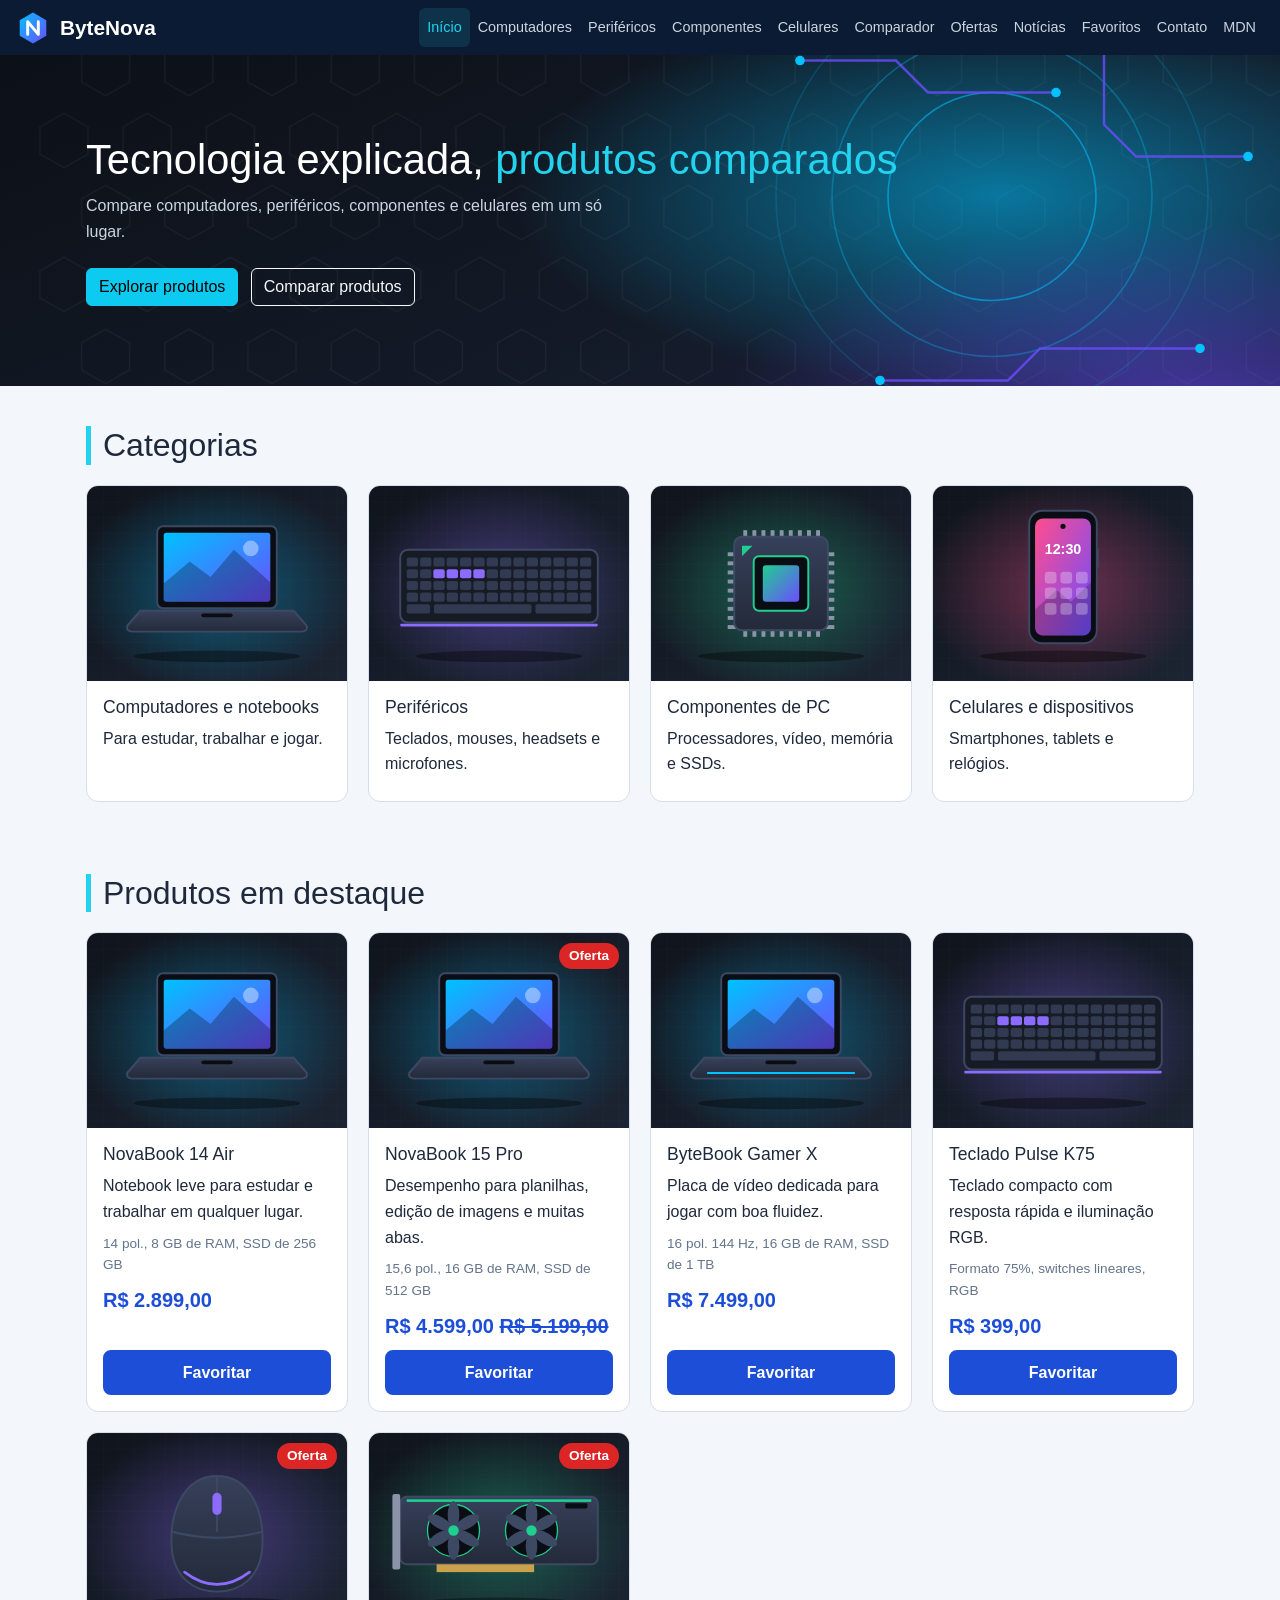
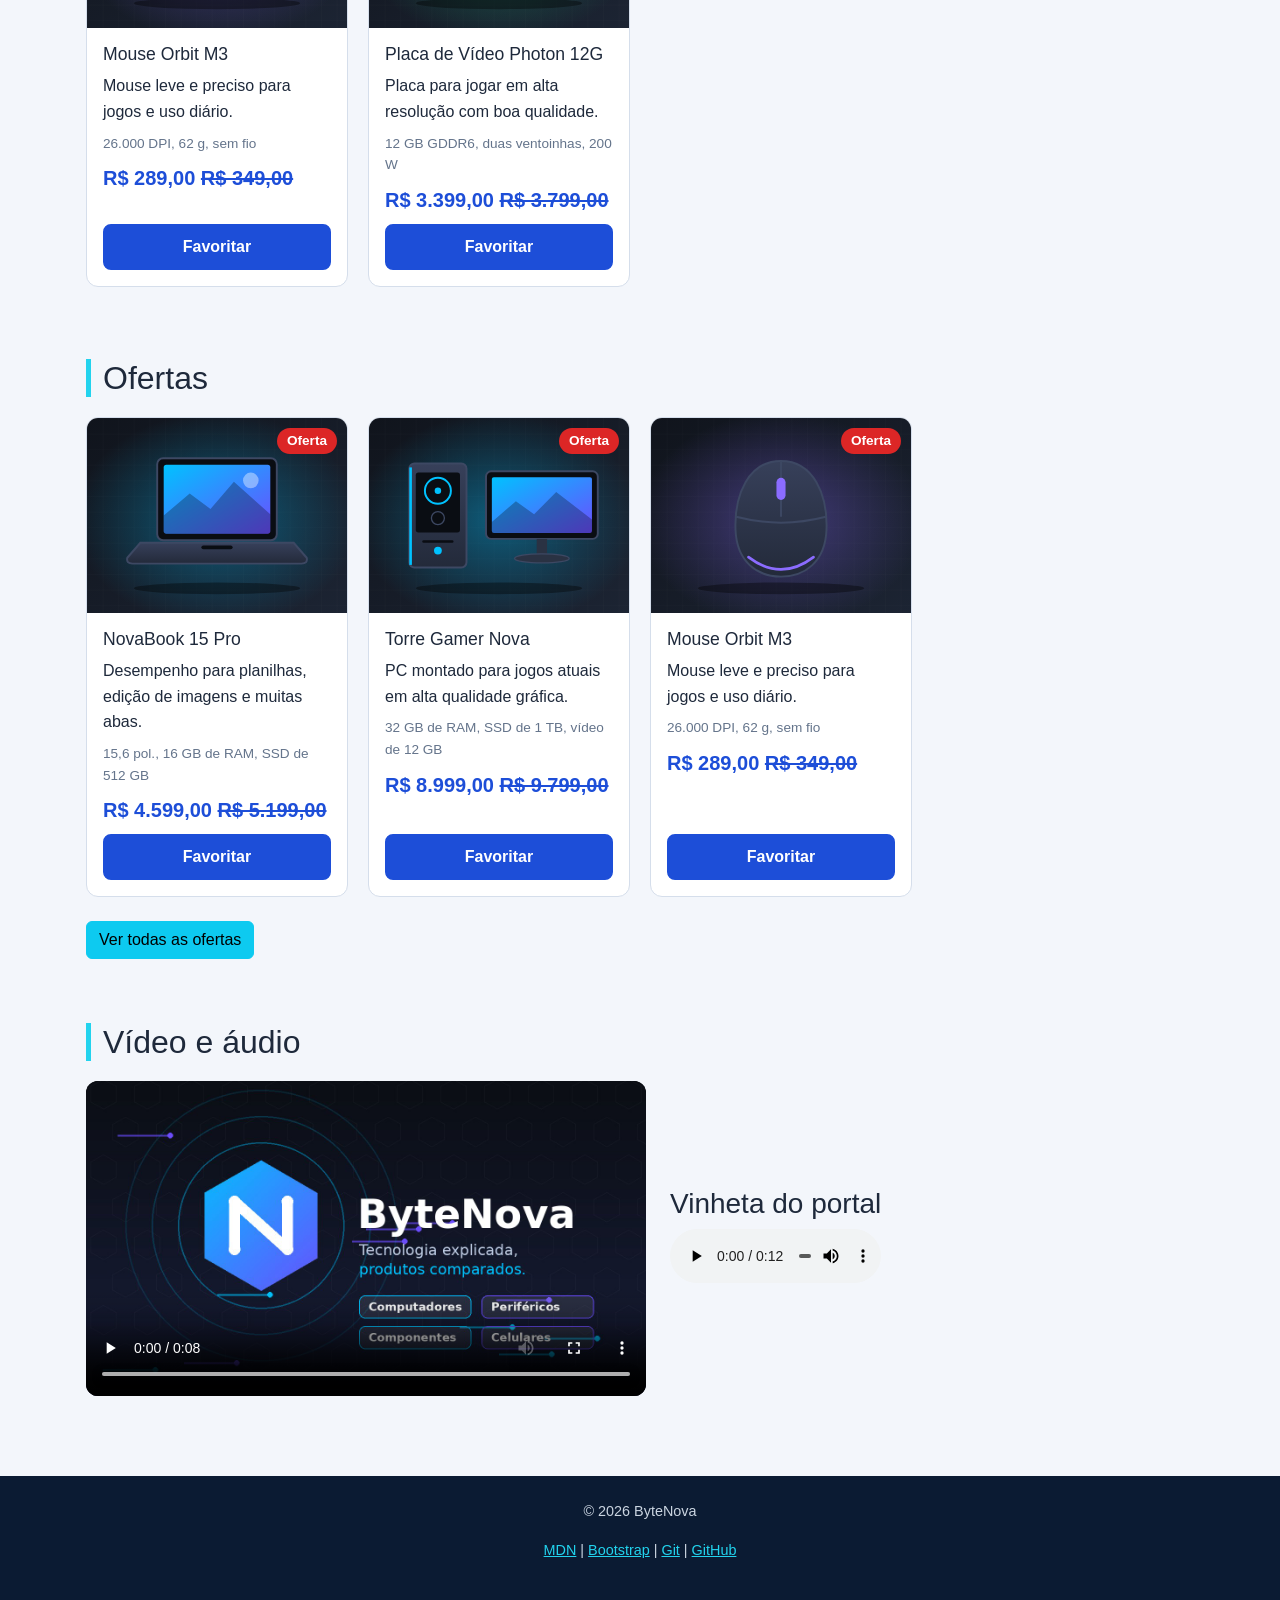
<file: index.html>
<!DOCTYPE html>
<!--
  Arquivo: index.html
  Projeto: ByteNova - Portal de Tecnologia
  Autores: Fellipe Augusto e Luiz Feliphe
  Finalidade: página inicial.
-->
<html lang="pt-BR">
<head>
    <meta charset="UTF-8">
    <meta name="viewport" content="width=device-width, initial-scale=1">
    <title>Início | ByteNova</title>
    <link rel="icon" href="img/logo.svg" type="image/svg+xml">
    <link rel="stylesheet" href="vendor/bootstrap/css/bootstrap.min.css">
    <link rel="stylesheet" href="css/style.css">
    <style>
        #banner .btn {
            margin: 8px 8px 0 0;
        }
    </style>
</head>
<body>
    <header>
        <nav class="navbar navbar-expand-xl navbar-dark">
            <div class="container">
                <a class="marca" href="index.html"><img src="img/logo.svg" alt="" width="34" height="34"><span>ByteNova</span></a>
                <button class="navbar-toggler" type="button" data-bs-toggle="collapse" data-bs-target="#menu" aria-label="Abrir menu">
                    <span class="navbar-toggler-icon"></span>
                </button>
                <div class="collapse navbar-collapse" id="menu">
                    <ul class="navbar-nav ms-auto">
                    <li class="nav-item"><a class="nav-link active" href="index.html">Início</a></li>
                    <li class="nav-item"><a class="nav-link" href="computadores.html">Computadores</a></li>
                    <li class="nav-item"><a class="nav-link" href="perifericos.html">Periféricos</a></li>
                    <li class="nav-item"><a class="nav-link" href="componentes.html">Componentes</a></li>
                    <li class="nav-item"><a class="nav-link" href="celulares.html">Celulares</a></li>
                    <li class="nav-item"><a class="nav-link" href="comparador.html">Comparador</a></li>
                    <li class="nav-item"><a class="nav-link" href="ofertas.html">Ofertas</a></li>
                    <li class="nav-item"><a class="nav-link" href="noticias.html">Notícias</a></li>
                    <li class="nav-item"><a class="nav-link" href="favoritos.html">Favoritos</a></li>
                    <li class="nav-item"><a class="nav-link" href="contato.html">Contato</a></li>
                    <li class="nav-item"><a class="nav-link" href="https://developer.mozilla.org/pt-BR/" target="_blank" rel="noopener">MDN</a></li>
                    </ul>
                </div>
            </div>
        </nav>
    </header>
    <main>
    <section id="banner" class="faixa">
        <div class="container">
            <h1>Tecnologia explicada, <span class="destaque">produtos comparados</span></h1>
            <p style="max-width: 60ch;">Compare computadores, periféricos, componentes e celulares em um só lugar.</p>
            <a class="btn btn-info" href="computadores.html">Explorar produtos</a>
            <a class="btn btn-outline-light" href="comparador.html">Comparar produtos</a>
        </div>
    </section>

    <section class="secao">
        <div class="container">
            <h2>Categorias</h2>
            <div class="grade">
            <a class="cartao" href="computadores.html">
                <img src="img/novabook-14-air.svg" alt="Computadores e notebooks">
                <div class="cartao-corpo">
                    <h3>Computadores e notebooks</h3>
                    <p>Para estudar, trabalhar e jogar.</p>
                </div>
            </a>
            <a class="cartao" href="perifericos.html">
                <img src="img/teclado-pulse-k75.svg" alt="Periféricos">
                <div class="cartao-corpo">
                    <h3>Periféricos</h3>
                    <p>Teclados, mouses, headsets e microfones.</p>
                </div>
            </a>
            <a class="cartao" href="componentes.html">
                <img src="img/processador-quark-6c.svg" alt="Componentes de PC">
                <div class="cartao-corpo">
                    <h3>Componentes de PC</h3>
                    <p>Processadores, vídeo, memória e SSDs.</p>
                </div>
            </a>
            <a class="cartao" href="celulares.html">
                <img src="img/smartphone-nova-s9-pro.svg" alt="Celulares e dispositivos">
                <div class="cartao-corpo">
                    <h3>Celulares e dispositivos</h3>
                    <p>Smartphones, tablets e relógios.</p>
                </div>
            </a>
            </div>
        </div>
    </section>

    <section class="secao">
        <div class="container">
            <h2>Produtos em destaque</h2>
            <div class="grade" id="destaques"></div>
        </div>
    </section>

    <section class="secao">
        <div class="container">
            <h2>Ofertas</h2>
            <div class="grade" id="ofertas-home"></div>
            <p><a class="btn btn-info" href="ofertas.html">Ver todas as ofertas</a></p>
        </div>
    </section>

    <section class="secao">
        <div class="container">
            <h2>Vídeo e áudio</h2>
            <div class="duas-colunas">
                <video controls preload="metadata" poster="img/video-poster.jpg">
                    <source src="video/apresentacao-bytenova.webm" type="video/webm">
                    <source src="video/apresentacao-bytenova.mp4" type="video/mp4">
                    Seu navegador não reproduz vídeo.
                </video>
                <div>
                    <h3>Vinheta do portal</h3>
                    <audio controls preload="metadata">
                        <source src="audio/vinheta-bytenova.mp3" type="audio/mpeg">
                        Seu navegador não reproduz áudio.
                    </audio>
                </div>
            </div>
        </div>
    </section>
    </main>
    <footer id="rodape">
        <div class="container">
            <p>&copy; 2026 ByteNova</p>
            <p>
                <a href="https://developer.mozilla.org/pt-BR/" target="_blank" rel="noopener">MDN</a> |
                <a href="https://getbootstrap.com/docs/5.3/" target="_blank" rel="noopener">Bootstrap</a> |
                <a href="https://git-scm.com/doc" target="_blank" rel="noopener">Git</a> |
                <a href="https://docs.github.com/pt" target="_blank" rel="noopener">GitHub</a>
            </p>
        </div>
    </footer>
    <script src="vendor/bootstrap/js/bootstrap.bundle.min.js"></script>
    <script src="js/produtos.js"></script>
    <script src="js/favoritos.js"></script>
    <script src="js/main.js"></script>
</body>
</html>
</file>
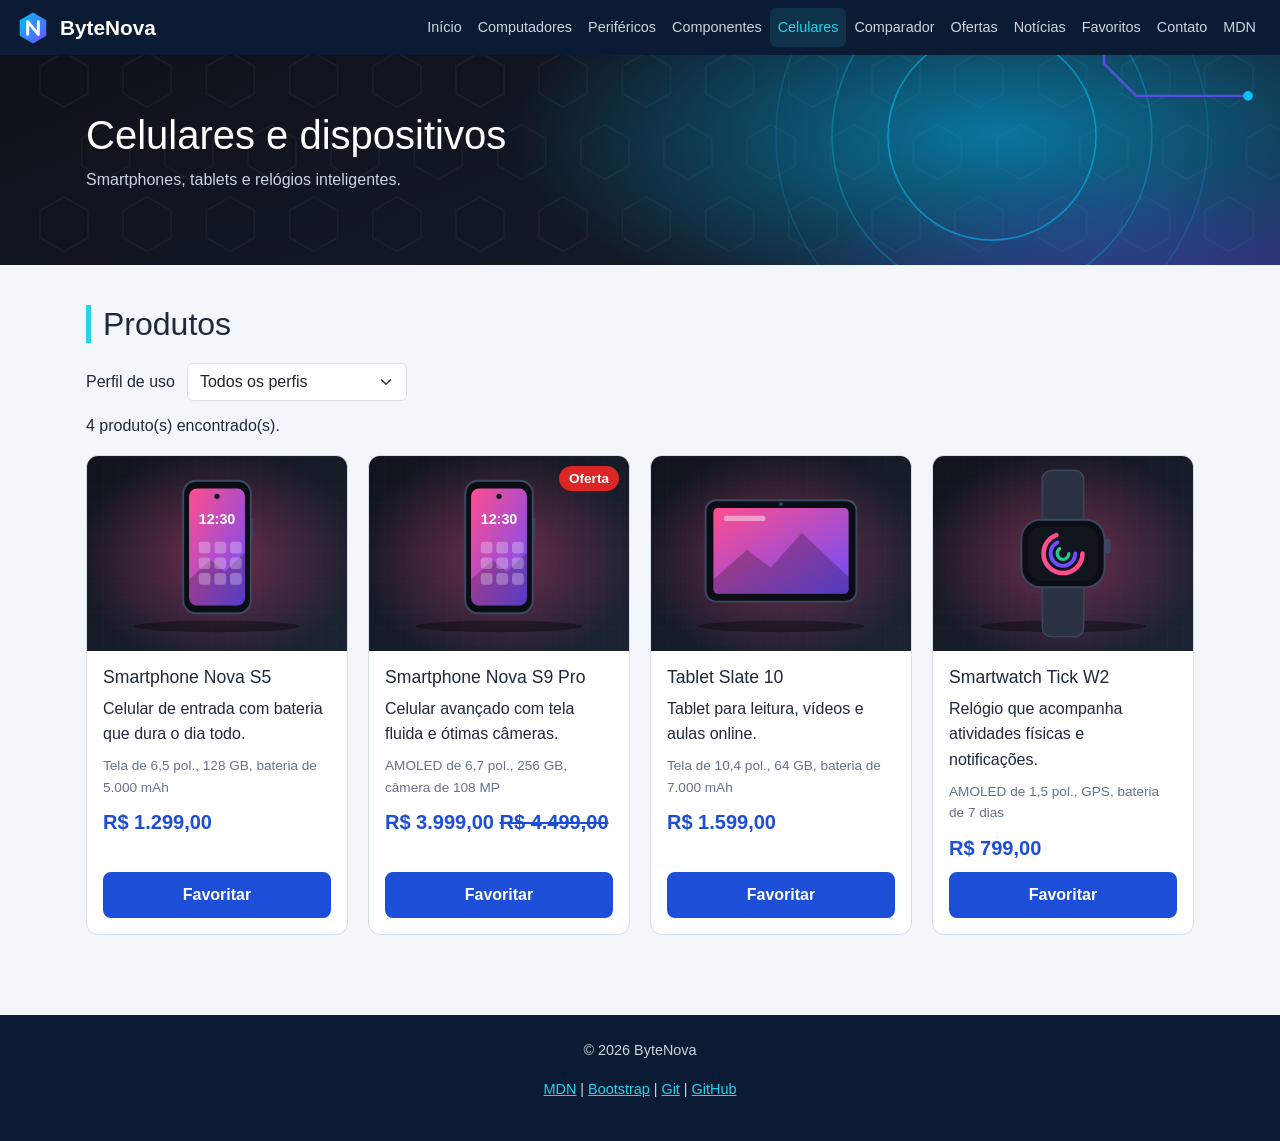
<file: celulares.html>
<!DOCTYPE html>
<!--
  Arquivo: celulares.html
  Projeto: ByteNova - Portal de Tecnologia
  Autores: Fellipe Augusto e Luiz Feliphe
  Finalidade: catálogo de celulares e dispositivos.
-->
<html lang="pt-BR">
<head>
    <meta charset="UTF-8">
    <meta name="viewport" content="width=device-width, initial-scale=1">
    <title>Celulares e dispositivos | ByteNova</title>
    <link rel="icon" href="img/logo.svg" type="image/svg+xml">
    <link rel="stylesheet" href="vendor/bootstrap/css/bootstrap.min.css">
    <link rel="stylesheet" href="css/style.css">
</head>
<body>
    <header>
        <nav class="navbar navbar-expand-xl navbar-dark">
            <div class="container">
                <a class="marca" href="index.html"><img src="img/logo.svg" alt="" width="34" height="34"><span>ByteNova</span></a>
                <button class="navbar-toggler" type="button" data-bs-toggle="collapse" data-bs-target="#menu" aria-label="Abrir menu">
                    <span class="navbar-toggler-icon"></span>
                </button>
                <div class="collapse navbar-collapse" id="menu">
                    <ul class="navbar-nav ms-auto">
                    <li class="nav-item"><a class="nav-link" href="index.html">Início</a></li>
                    <li class="nav-item"><a class="nav-link" href="computadores.html">Computadores</a></li>
                    <li class="nav-item"><a class="nav-link" href="perifericos.html">Periféricos</a></li>
                    <li class="nav-item"><a class="nav-link" href="componentes.html">Componentes</a></li>
                    <li class="nav-item"><a class="nav-link active" href="celulares.html">Celulares</a></li>
                    <li class="nav-item"><a class="nav-link" href="comparador.html">Comparador</a></li>
                    <li class="nav-item"><a class="nav-link" href="ofertas.html">Ofertas</a></li>
                    <li class="nav-item"><a class="nav-link" href="noticias.html">Notícias</a></li>
                    <li class="nav-item"><a class="nav-link" href="favoritos.html">Favoritos</a></li>
                    <li class="nav-item"><a class="nav-link" href="contato.html">Contato</a></li>
                    <li class="nav-item"><a class="nav-link" href="https://developer.mozilla.org/pt-BR/" target="_blank" rel="noopener">MDN</a></li>
                    </ul>
                </div>
            </div>
        </nav>
    </header>
    <main>
    <section class="faixa">
        <div class="container">
            <h1>Celulares e dispositivos</h1>
            <p>Smartphones, tablets e relógios inteligentes.</p>
        </div>
    </section>
    <section class="secao">
        <div class="container">
            <h2>Produtos</h2>
            <div class="filtros">
                <label for="perfil">Perfil de uso</label>
                <select class="form-select" id="perfil">
                    <option value="todos">Todos os perfis</option>
                    <option value="estudos">Estudos</option>
                    <option value="trabalho">Trabalho</option>
                    <option value="jogos">Jogos</option>
                    <option value="casa">Casa</option>
                </select>
            </div>
            <p id="mensagem" role="status"></p>
            <div class="grade" id="lista-produtos" data-categoria="celulares"></div>
        </div>
    </section>
    </main>
    <footer id="rodape">
        <div class="container">
            <p>&copy; 2026 ByteNova</p>
            <p>
                <a href="https://developer.mozilla.org/pt-BR/" target="_blank" rel="noopener">MDN</a> |
                <a href="https://getbootstrap.com/docs/5.3/" target="_blank" rel="noopener">Bootstrap</a> |
                <a href="https://git-scm.com/doc" target="_blank" rel="noopener">Git</a> |
                <a href="https://docs.github.com/pt" target="_blank" rel="noopener">GitHub</a>
            </p>
        </div>
    </footer>
    <script src="vendor/bootstrap/js/bootstrap.bundle.min.js"></script>
    <script src="js/produtos.js"></script>
    <script src="js/favoritos.js"></script>
    <script src="js/main.js"></script>
</body>
</html>
</file>
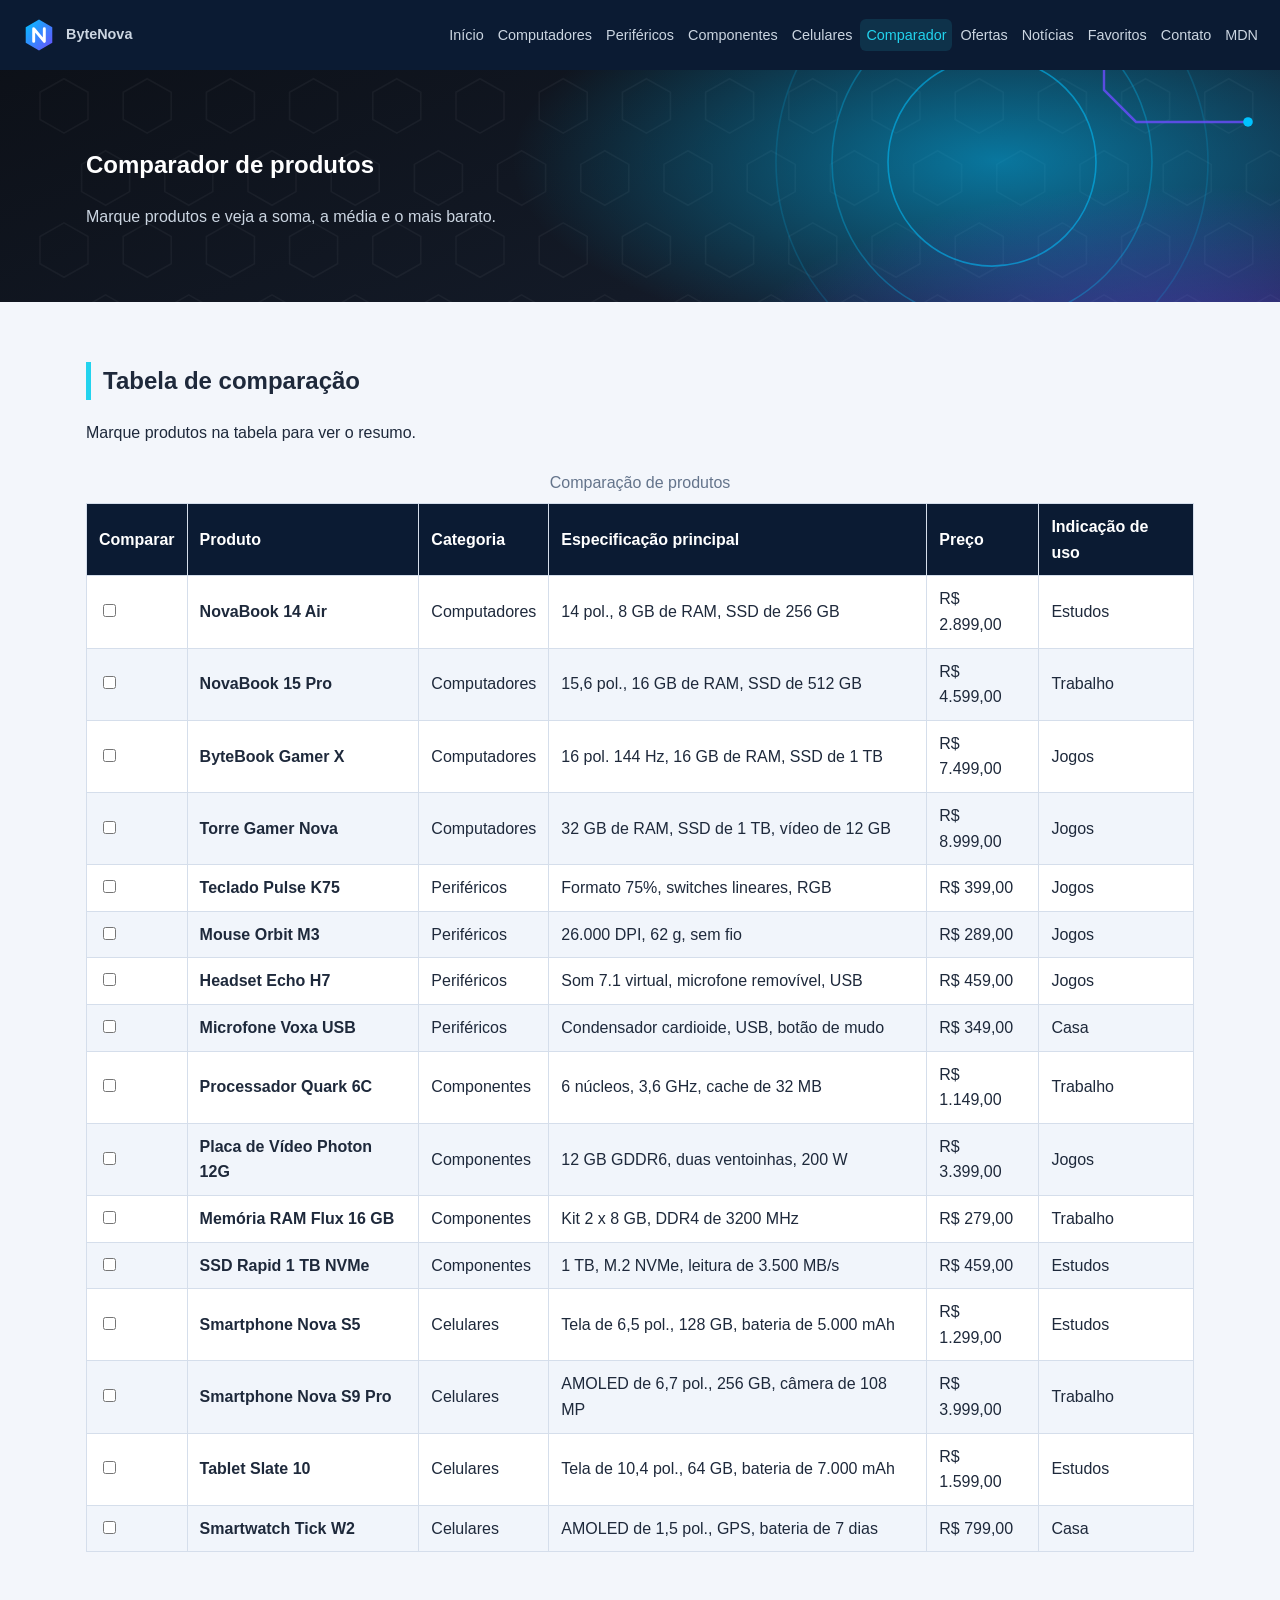
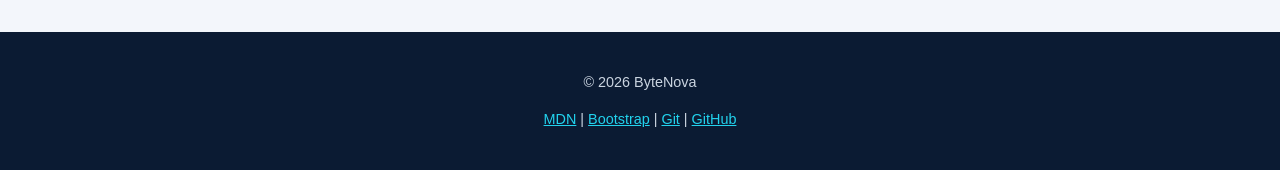
<file: comparador.html>
<!DOCTYPE html>
<!--
  Arquivo: comparador.html
  Projeto: ByteNova - Portal de Tecnologia
  Autores: Fellipe Augusto e Luiz Feliphe
  Finalidade: comparador de produtos (sem Bootstrap).
-->
<html lang="pt-BR">
<head>
    <meta charset="UTF-8">
    <meta name="viewport" content="width=device-width, initial-scale=1">
    <title>Comparador | ByteNova</title>
    <link rel="icon" href="img/logo.svg" type="image/svg+xml">
    <link rel="stylesheet" href="css/style.css">
</head>
<body>
    <header>
        <nav class="menu container">
            <a class="marca" href="index.html"><img src="img/logo.svg" alt="" width="34" height="34"><span>ByteNova</span></a>
            <button class="menu-botao" id="botao-menu" type="button">Menu</button>
            <ul id="lista-menu">
                <li><a href="index.html">Início</a></li>
                <li><a href="computadores.html">Computadores</a></li>
                <li><a href="perifericos.html">Periféricos</a></li>
                <li><a href="componentes.html">Componentes</a></li>
                <li><a href="celulares.html">Celulares</a></li>
                <li><a class="ativo" href="comparador.html">Comparador</a></li>
                <li><a href="ofertas.html">Ofertas</a></li>
                <li><a href="noticias.html">Notícias</a></li>
                <li><a href="favoritos.html">Favoritos</a></li>
                <li><a href="contato.html">Contato</a></li>
                <li><a href="https://developer.mozilla.org/pt-BR/" target="_blank" rel="noopener">MDN</a></li>
            </ul>
        </nav>
    </header>
    <main>
    <section class="faixa">
        <div class="container">
            <h1>Comparador de produtos</h1>
            <p>Marque produtos e veja a soma, a média e o mais barato.</p>
        </div>
    </section>
    <section class="secao">
        <div class="container">
            <h2>Tabela de comparação</h2>
            <p id="resumo" role="status"></p>
            <div class="tabela-caixa">
                <table id="tabela">
                    <caption>Comparação de produtos</caption>
                    <thead>
                        <tr>
                            <th scope="col">Comparar</th>
                            <th scope="col">Produto</th>
                            <th scope="col">Categoria</th>
                            <th scope="col">Especificação principal</th>
                            <th scope="col">Preço</th>
                            <th scope="col">Indicação de uso</th>
                        </tr>
                    </thead>
                    <tbody>
                    <tr id="produto-1">
                        <td><input type="checkbox" data-preco="2899" data-nome="NovaBook 14 Air" aria-label="Comparar NovaBook 14 Air"></td>
                        <th scope="row">NovaBook 14 Air</th>
                        <td>Computadores</td>
                        <td>14 pol., 8 GB de RAM, SSD de 256 GB</td>
                        <td>R$ 2.899,00</td>
                        <td>Estudos</td>
                    </tr>
                    <tr id="produto-2">
                        <td><input type="checkbox" data-preco="4599" data-nome="NovaBook 15 Pro" aria-label="Comparar NovaBook 15 Pro"></td>
                        <th scope="row">NovaBook 15 Pro</th>
                        <td>Computadores</td>
                        <td>15,6 pol., 16 GB de RAM, SSD de 512 GB</td>
                        <td>R$ 4.599,00</td>
                        <td>Trabalho</td>
                    </tr>
                    <tr id="produto-3">
                        <td><input type="checkbox" data-preco="7499" data-nome="ByteBook Gamer X" aria-label="Comparar ByteBook Gamer X"></td>
                        <th scope="row">ByteBook Gamer X</th>
                        <td>Computadores</td>
                        <td>16 pol. 144 Hz, 16 GB de RAM, SSD de 1 TB</td>
                        <td>R$ 7.499,00</td>
                        <td>Jogos</td>
                    </tr>
                    <tr id="produto-4">
                        <td><input type="checkbox" data-preco="8999" data-nome="Torre Gamer Nova" aria-label="Comparar Torre Gamer Nova"></td>
                        <th scope="row">Torre Gamer Nova</th>
                        <td>Computadores</td>
                        <td>32 GB de RAM, SSD de 1 TB, vídeo de 12 GB</td>
                        <td>R$ 8.999,00</td>
                        <td>Jogos</td>
                    </tr>
                    <tr id="produto-5">
                        <td><input type="checkbox" data-preco="399" data-nome="Teclado Pulse K75" aria-label="Comparar Teclado Pulse K75"></td>
                        <th scope="row">Teclado Pulse K75</th>
                        <td>Periféricos</td>
                        <td>Formato 75%, switches lineares, RGB</td>
                        <td>R$ 399,00</td>
                        <td>Jogos</td>
                    </tr>
                    <tr id="produto-6">
                        <td><input type="checkbox" data-preco="289" data-nome="Mouse Orbit M3" aria-label="Comparar Mouse Orbit M3"></td>
                        <th scope="row">Mouse Orbit M3</th>
                        <td>Periféricos</td>
                        <td>26.000 DPI, 62 g, sem fio</td>
                        <td>R$ 289,00</td>
                        <td>Jogos</td>
                    </tr>
                    <tr id="produto-7">
                        <td><input type="checkbox" data-preco="459" data-nome="Headset Echo H7" aria-label="Comparar Headset Echo H7"></td>
                        <th scope="row">Headset Echo H7</th>
                        <td>Periféricos</td>
                        <td>Som 7.1 virtual, microfone removível, USB</td>
                        <td>R$ 459,00</td>
                        <td>Jogos</td>
                    </tr>
                    <tr id="produto-8">
                        <td><input type="checkbox" data-preco="349" data-nome="Microfone Voxa USB" aria-label="Comparar Microfone Voxa USB"></td>
                        <th scope="row">Microfone Voxa USB</th>
                        <td>Periféricos</td>
                        <td>Condensador cardioide, USB, botão de mudo</td>
                        <td>R$ 349,00</td>
                        <td>Casa</td>
                    </tr>
                    <tr id="produto-9">
                        <td><input type="checkbox" data-preco="1149" data-nome="Processador Quark 6C" aria-label="Comparar Processador Quark 6C"></td>
                        <th scope="row">Processador Quark 6C</th>
                        <td>Componentes</td>
                        <td>6 núcleos, 3,6 GHz, cache de 32 MB</td>
                        <td>R$ 1.149,00</td>
                        <td>Trabalho</td>
                    </tr>
                    <tr id="produto-10">
                        <td><input type="checkbox" data-preco="3399" data-nome="Placa de Vídeo Photon 12G" aria-label="Comparar Placa de Vídeo Photon 12G"></td>
                        <th scope="row">Placa de Vídeo Photon 12G</th>
                        <td>Componentes</td>
                        <td>12 GB GDDR6, duas ventoinhas, 200 W</td>
                        <td>R$ 3.399,00</td>
                        <td>Jogos</td>
                    </tr>
                    <tr id="produto-11">
                        <td><input type="checkbox" data-preco="279" data-nome="Memória RAM Flux 16 GB" aria-label="Comparar Memória RAM Flux 16 GB"></td>
                        <th scope="row">Memória RAM Flux 16 GB</th>
                        <td>Componentes</td>
                        <td>Kit 2 x 8 GB, DDR4 de 3200 MHz</td>
                        <td>R$ 279,00</td>
                        <td>Trabalho</td>
                    </tr>
                    <tr id="produto-12">
                        <td><input type="checkbox" data-preco="459" data-nome="SSD Rapid 1 TB NVMe" aria-label="Comparar SSD Rapid 1 TB NVMe"></td>
                        <th scope="row">SSD Rapid 1 TB NVMe</th>
                        <td>Componentes</td>
                        <td>1 TB, M.2 NVMe, leitura de 3.500 MB/s</td>
                        <td>R$ 459,00</td>
                        <td>Estudos</td>
                    </tr>
                    <tr id="produto-13">
                        <td><input type="checkbox" data-preco="1299" data-nome="Smartphone Nova S5" aria-label="Comparar Smartphone Nova S5"></td>
                        <th scope="row">Smartphone Nova S5</th>
                        <td>Celulares</td>
                        <td>Tela de 6,5 pol., 128 GB, bateria de 5.000 mAh</td>
                        <td>R$ 1.299,00</td>
                        <td>Estudos</td>
                    </tr>
                    <tr id="produto-14">
                        <td><input type="checkbox" data-preco="3999" data-nome="Smartphone Nova S9 Pro" aria-label="Comparar Smartphone Nova S9 Pro"></td>
                        <th scope="row">Smartphone Nova S9 Pro</th>
                        <td>Celulares</td>
                        <td>AMOLED de 6,7 pol., 256 GB, câmera de 108 MP</td>
                        <td>R$ 3.999,00</td>
                        <td>Trabalho</td>
                    </tr>
                    <tr id="produto-15">
                        <td><input type="checkbox" data-preco="1599" data-nome="Tablet Slate 10" aria-label="Comparar Tablet Slate 10"></td>
                        <th scope="row">Tablet Slate 10</th>
                        <td>Celulares</td>
                        <td>Tela de 10,4 pol., 64 GB, bateria de 7.000 mAh</td>
                        <td>R$ 1.599,00</td>
                        <td>Estudos</td>
                    </tr>
                    <tr id="produto-16">
                        <td><input type="checkbox" data-preco="799" data-nome="Smartwatch Tick W2" aria-label="Comparar Smartwatch Tick W2"></td>
                        <th scope="row">Smartwatch Tick W2</th>
                        <td>Celulares</td>
                        <td>AMOLED de 1,5 pol., GPS, bateria de 7 dias</td>
                        <td>R$ 799,00</td>
                        <td>Casa</td>
                    </tr>
                    </tbody>
                </table>
            </div>
        </div>
    </section>
    </main>
    <footer id="rodape">
        <div class="container">
            <p>&copy; 2026 ByteNova</p>
            <p>
                <a href="https://developer.mozilla.org/pt-BR/" target="_blank" rel="noopener">MDN</a> |
                <a href="https://getbootstrap.com/docs/5.3/" target="_blank" rel="noopener">Bootstrap</a> |
                <a href="https://git-scm.com/doc" target="_blank" rel="noopener">Git</a> |
                <a href="https://docs.github.com/pt" target="_blank" rel="noopener">GitHub</a>
            </p>
        </div>
    </footer>
    <script src="js/main.js"></script>
    <script src="js/comparador.js"></script>
</body>
</html>
</file>
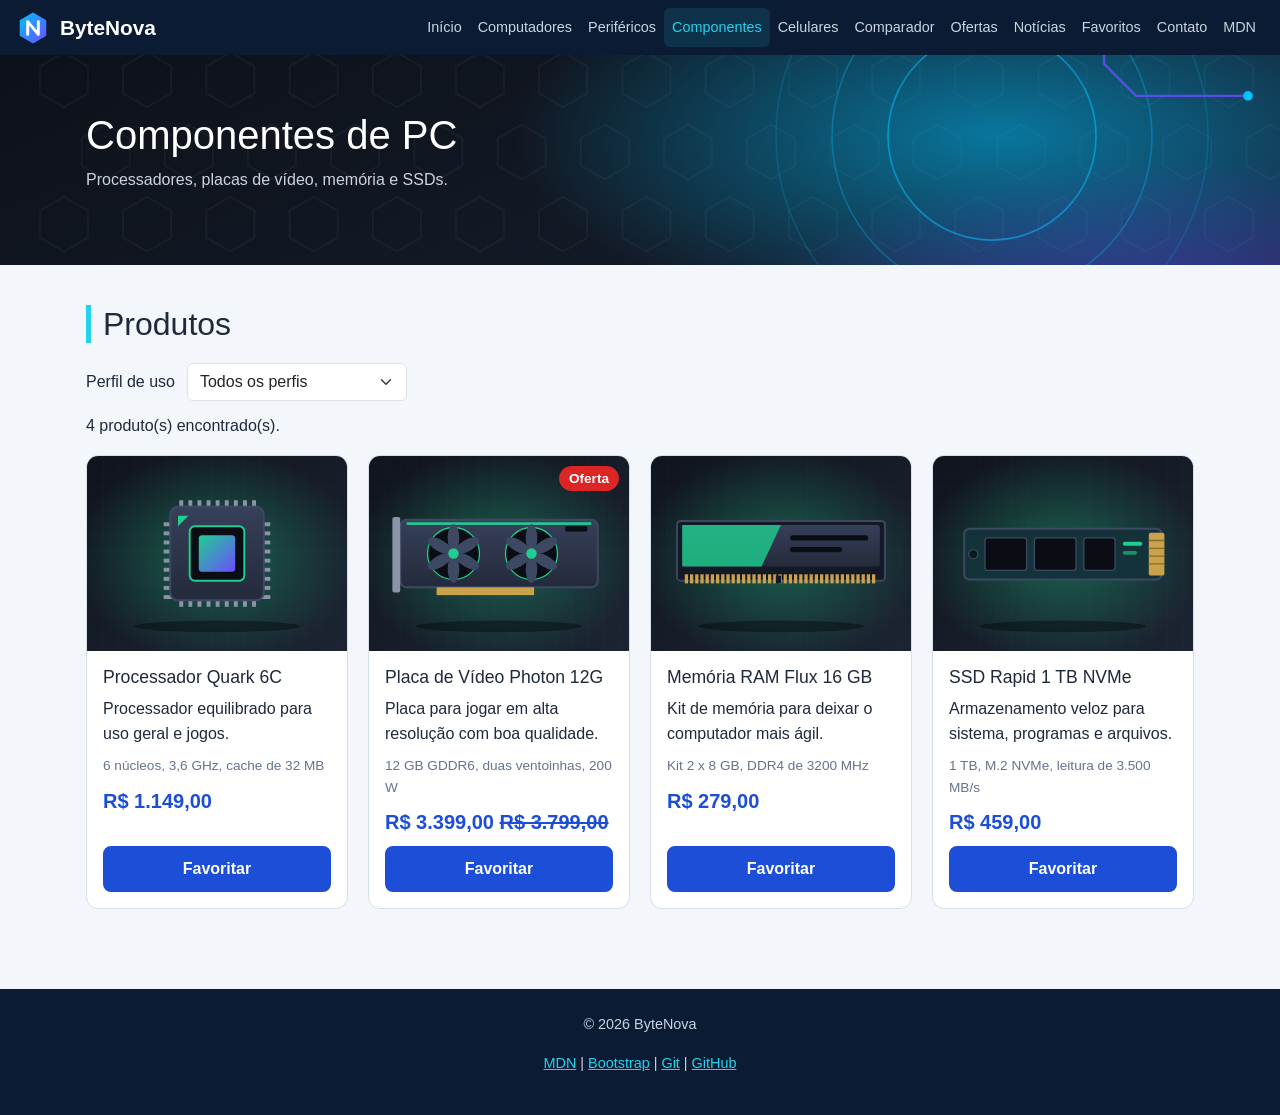
<file: componentes.html>
<!DOCTYPE html>
<!--
  Arquivo: componentes.html
  Projeto: ByteNova - Portal de Tecnologia
  Autores: Fellipe Augusto e Luiz Feliphe
  Finalidade: catálogo de componentes de pc.
-->
<html lang="pt-BR">
<head>
    <meta charset="UTF-8">
    <meta name="viewport" content="width=device-width, initial-scale=1">
    <title>Componentes de PC | ByteNova</title>
    <link rel="icon" href="img/logo.svg" type="image/svg+xml">
    <link rel="stylesheet" href="vendor/bootstrap/css/bootstrap.min.css">
    <link rel="stylesheet" href="css/style.css">
</head>
<body>
    <header>
        <nav class="navbar navbar-expand-xl navbar-dark">
            <div class="container">
                <a class="marca" href="index.html"><img src="img/logo.svg" alt="" width="34" height="34"><span>ByteNova</span></a>
                <button class="navbar-toggler" type="button" data-bs-toggle="collapse" data-bs-target="#menu" aria-label="Abrir menu">
                    <span class="navbar-toggler-icon"></span>
                </button>
                <div class="collapse navbar-collapse" id="menu">
                    <ul class="navbar-nav ms-auto">
                    <li class="nav-item"><a class="nav-link" href="index.html">Início</a></li>
                    <li class="nav-item"><a class="nav-link" href="computadores.html">Computadores</a></li>
                    <li class="nav-item"><a class="nav-link" href="perifericos.html">Periféricos</a></li>
                    <li class="nav-item"><a class="nav-link active" href="componentes.html">Componentes</a></li>
                    <li class="nav-item"><a class="nav-link" href="celulares.html">Celulares</a></li>
                    <li class="nav-item"><a class="nav-link" href="comparador.html">Comparador</a></li>
                    <li class="nav-item"><a class="nav-link" href="ofertas.html">Ofertas</a></li>
                    <li class="nav-item"><a class="nav-link" href="noticias.html">Notícias</a></li>
                    <li class="nav-item"><a class="nav-link" href="favoritos.html">Favoritos</a></li>
                    <li class="nav-item"><a class="nav-link" href="contato.html">Contato</a></li>
                    <li class="nav-item"><a class="nav-link" href="https://developer.mozilla.org/pt-BR/" target="_blank" rel="noopener">MDN</a></li>
                    </ul>
                </div>
            </div>
        </nav>
    </header>
    <main>
    <section class="faixa">
        <div class="container">
            <h1>Componentes de PC</h1>
            <p>Processadores, placas de vídeo, memória e SSDs.</p>
        </div>
    </section>
    <section class="secao">
        <div class="container">
            <h2>Produtos</h2>
            <div class="filtros">
                <label for="perfil">Perfil de uso</label>
                <select class="form-select" id="perfil">
                    <option value="todos">Todos os perfis</option>
                    <option value="estudos">Estudos</option>
                    <option value="trabalho">Trabalho</option>
                    <option value="jogos">Jogos</option>
                    <option value="casa">Casa</option>
                </select>
            </div>
            <p id="mensagem" role="status"></p>
            <div class="grade" id="lista-produtos" data-categoria="componentes"></div>
        </div>
    </section>
    </main>
    <footer id="rodape">
        <div class="container">
            <p>&copy; 2026 ByteNova</p>
            <p>
                <a href="https://developer.mozilla.org/pt-BR/" target="_blank" rel="noopener">MDN</a> |
                <a href="https://getbootstrap.com/docs/5.3/" target="_blank" rel="noopener">Bootstrap</a> |
                <a href="https://git-scm.com/doc" target="_blank" rel="noopener">Git</a> |
                <a href="https://docs.github.com/pt" target="_blank" rel="noopener">GitHub</a>
            </p>
        </div>
    </footer>
    <script src="vendor/bootstrap/js/bootstrap.bundle.min.js"></script>
    <script src="js/produtos.js"></script>
    <script src="js/favoritos.js"></script>
    <script src="js/main.js"></script>
</body>
</html>
</file>
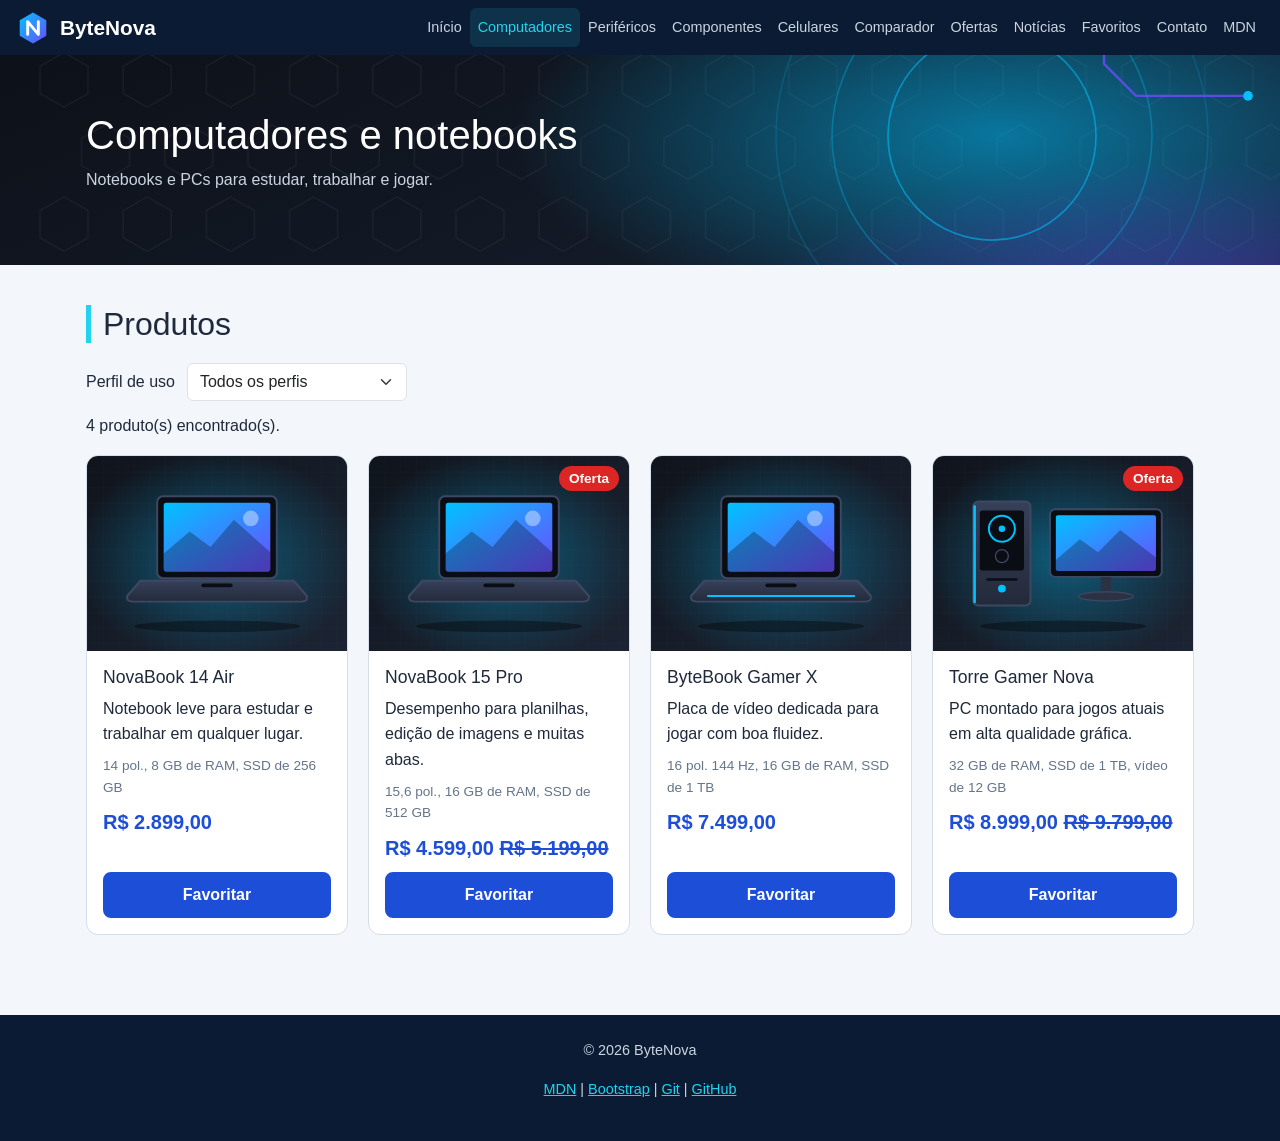
<file: computadores.html>
<!DOCTYPE html>
<!--
  Arquivo: computadores.html
  Projeto: ByteNova - Portal de Tecnologia
  Autores: Fellipe Augusto e Luiz Feliphe
  Finalidade: catálogo de computadores e notebooks.
-->
<html lang="pt-BR">
<head>
    <meta charset="UTF-8">
    <meta name="viewport" content="width=device-width, initial-scale=1">
    <title>Computadores e notebooks | ByteNova</title>
    <link rel="icon" href="img/logo.svg" type="image/svg+xml">
    <link rel="stylesheet" href="vendor/bootstrap/css/bootstrap.min.css">
    <link rel="stylesheet" href="css/style.css">
</head>
<body>
    <header>
        <nav class="navbar navbar-expand-xl navbar-dark">
            <div class="container">
                <a class="marca" href="index.html"><img src="img/logo.svg" alt="" width="34" height="34"><span>ByteNova</span></a>
                <button class="navbar-toggler" type="button" data-bs-toggle="collapse" data-bs-target="#menu" aria-label="Abrir menu">
                    <span class="navbar-toggler-icon"></span>
                </button>
                <div class="collapse navbar-collapse" id="menu">
                    <ul class="navbar-nav ms-auto">
                    <li class="nav-item"><a class="nav-link" href="index.html">Início</a></li>
                    <li class="nav-item"><a class="nav-link active" href="computadores.html">Computadores</a></li>
                    <li class="nav-item"><a class="nav-link" href="perifericos.html">Periféricos</a></li>
                    <li class="nav-item"><a class="nav-link" href="componentes.html">Componentes</a></li>
                    <li class="nav-item"><a class="nav-link" href="celulares.html">Celulares</a></li>
                    <li class="nav-item"><a class="nav-link" href="comparador.html">Comparador</a></li>
                    <li class="nav-item"><a class="nav-link" href="ofertas.html">Ofertas</a></li>
                    <li class="nav-item"><a class="nav-link" href="noticias.html">Notícias</a></li>
                    <li class="nav-item"><a class="nav-link" href="favoritos.html">Favoritos</a></li>
                    <li class="nav-item"><a class="nav-link" href="contato.html">Contato</a></li>
                    <li class="nav-item"><a class="nav-link" href="https://developer.mozilla.org/pt-BR/" target="_blank" rel="noopener">MDN</a></li>
                    </ul>
                </div>
            </div>
        </nav>
    </header>
    <main>
    <section class="faixa">
        <div class="container">
            <h1>Computadores e notebooks</h1>
            <p>Notebooks e PCs para estudar, trabalhar e jogar.</p>
        </div>
    </section>
    <section class="secao">
        <div class="container">
            <h2>Produtos</h2>
            <div class="filtros">
                <label for="perfil">Perfil de uso</label>
                <select class="form-select" id="perfil">
                    <option value="todos">Todos os perfis</option>
                    <option value="estudos">Estudos</option>
                    <option value="trabalho">Trabalho</option>
                    <option value="jogos">Jogos</option>
                    <option value="casa">Casa</option>
                </select>
            </div>
            <p id="mensagem" role="status"></p>
            <div class="grade" id="lista-produtos" data-categoria="computadores"></div>
        </div>
    </section>
    </main>
    <footer id="rodape">
        <div class="container">
            <p>&copy; 2026 ByteNova</p>
            <p>
                <a href="https://developer.mozilla.org/pt-BR/" target="_blank" rel="noopener">MDN</a> |
                <a href="https://getbootstrap.com/docs/5.3/" target="_blank" rel="noopener">Bootstrap</a> |
                <a href="https://git-scm.com/doc" target="_blank" rel="noopener">Git</a> |
                <a href="https://docs.github.com/pt" target="_blank" rel="noopener">GitHub</a>
            </p>
        </div>
    </footer>
    <script src="vendor/bootstrap/js/bootstrap.bundle.min.js"></script>
    <script src="js/produtos.js"></script>
    <script src="js/favoritos.js"></script>
    <script src="js/main.js"></script>
</body>
</html>
</file>
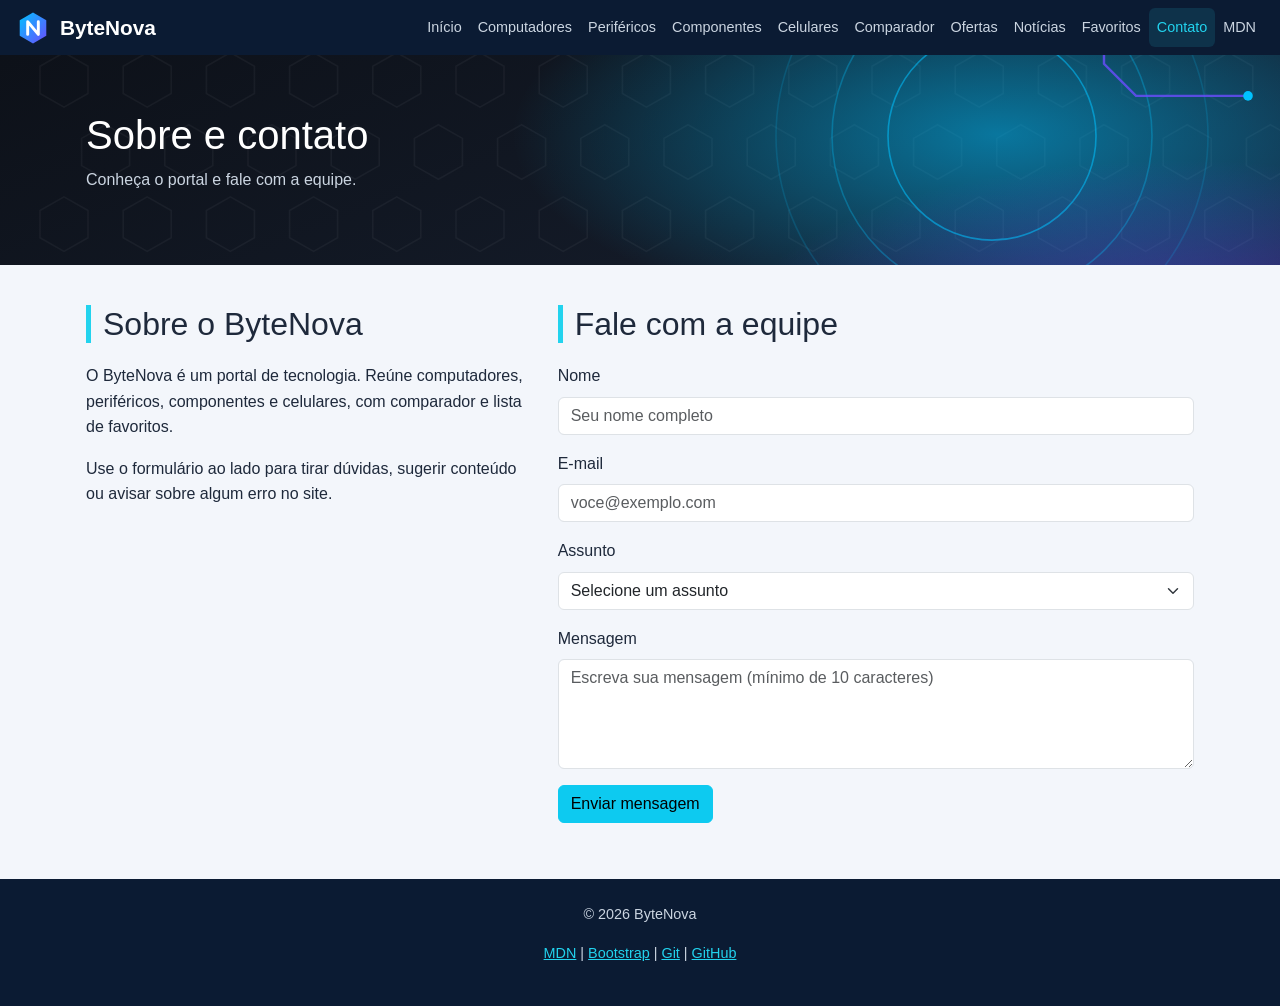
<file: contato.html>
<!DOCTYPE html>
<!--
  Arquivo: contato.html
  Projeto: ByteNova - Portal de Tecnologia
  Autores: Fellipe Augusto e Luiz Feliphe
  Finalidade: sobre o projeto e formulário de contato.
-->
<html lang="pt-BR">
<head>
    <meta charset="UTF-8">
    <meta name="viewport" content="width=device-width, initial-scale=1">
    <title>Contato | ByteNova</title>
    <link rel="icon" href="img/logo.svg" type="image/svg+xml">
    <link rel="stylesheet" href="vendor/bootstrap/css/bootstrap.min.css">
    <link rel="stylesheet" href="css/style.css">
</head>
<body>
    <header>
        <nav class="navbar navbar-expand-xl navbar-dark">
            <div class="container">
                <a class="marca" href="index.html"><img src="img/logo.svg" alt="" width="34" height="34"><span>ByteNova</span></a>
                <button class="navbar-toggler" type="button" data-bs-toggle="collapse" data-bs-target="#menu" aria-label="Abrir menu">
                    <span class="navbar-toggler-icon"></span>
                </button>
                <div class="collapse navbar-collapse" id="menu">
                    <ul class="navbar-nav ms-auto">
                    <li class="nav-item"><a class="nav-link" href="index.html">Início</a></li>
                    <li class="nav-item"><a class="nav-link" href="computadores.html">Computadores</a></li>
                    <li class="nav-item"><a class="nav-link" href="perifericos.html">Periféricos</a></li>
                    <li class="nav-item"><a class="nav-link" href="componentes.html">Componentes</a></li>
                    <li class="nav-item"><a class="nav-link" href="celulares.html">Celulares</a></li>
                    <li class="nav-item"><a class="nav-link" href="comparador.html">Comparador</a></li>
                    <li class="nav-item"><a class="nav-link" href="ofertas.html">Ofertas</a></li>
                    <li class="nav-item"><a class="nav-link" href="noticias.html">Notícias</a></li>
                    <li class="nav-item"><a class="nav-link" href="favoritos.html">Favoritos</a></li>
                    <li class="nav-item"><a class="nav-link active" href="contato.html">Contato</a></li>
                    <li class="nav-item"><a class="nav-link" href="https://developer.mozilla.org/pt-BR/" target="_blank" rel="noopener">MDN</a></li>
                    </ul>
                </div>
            </div>
        </nav>
    </header>
    <main>
    <section class="faixa">
        <div class="container">
            <h1>Sobre e contato</h1>
            <p>Conheça o portal e fale com a equipe.</p>
        </div>
    </section>
    <section class="secao">
        <div class="container">
            <div class="row g-4">
                <div class="col-lg-5">
                    <h2>Sobre o ByteNova</h2>
                    <p>O ByteNova é um portal de tecnologia. Reúne computadores, periféricos, componentes e celulares, com comparador e lista de favoritos.</p>
                    <p>Use o formulário ao lado para tirar dúvidas, sugerir conteúdo ou avisar sobre algum erro no site.</p>
                </div>
                <div class="col-lg-7">
                    <h2>Fale com a equipe</h2>
                    <form id="formulario">
                        <div class="mb-3">
                            <label class="form-label" for="nome">Nome</label>
                            <input class="form-control" type="text" id="nome" required minlength="3" maxlength="60" pattern="[A-Za-zÀ-ÿ ]{3,60}" title="Use apenas letras e espaços, com no mínimo 3 letras." placeholder="Seu nome completo">
                        </div>
                        <div class="mb-3">
                            <label class="form-label" for="email">E-mail</label>
                            <input class="form-control" type="email" id="email" required placeholder="voce@exemplo.com">
                        </div>
                        <div class="mb-3">
                            <label class="form-label" for="assunto">Assunto</label>
                            <select class="form-select" id="assunto" required>
                                <option value="">Selecione um assunto</option>
                                <option value="duvida">Dúvida sobre produtos</option>
                                <option value="sugestao">Sugestão de conteúdo</option>
                                <option value="erro">Aviso de erro no site</option>
                                <option value="outro">Outro assunto</option>
                            </select>
                        </div>
                        <div class="mb-3">
                            <label class="form-label" for="mensagem">Mensagem</label>
                            <textarea class="form-control" id="mensagem" rows="4" required minlength="10" maxlength="500" placeholder="Escreva sua mensagem (mínimo de 10 caracteres)"></textarea>
                        </div>
                        <button class="btn btn-info" type="submit">Enviar mensagem</button>
                    </form>
                    <div id="alerta" role="alert"></div>
                </div>
            </div>
        </div>
    </section>
    </main>
    <footer id="rodape">
        <div class="container">
            <p>&copy; 2026 ByteNova</p>
            <p>
                <a href="https://developer.mozilla.org/pt-BR/" target="_blank" rel="noopener">MDN</a> |
                <a href="https://getbootstrap.com/docs/5.3/" target="_blank" rel="noopener">Bootstrap</a> |
                <a href="https://git-scm.com/doc" target="_blank" rel="noopener">Git</a> |
                <a href="https://docs.github.com/pt" target="_blank" rel="noopener">GitHub</a>
            </p>
        </div>
    </footer>
    <script src="vendor/bootstrap/js/bootstrap.bundle.min.js"></script>
    <script src="js/contato.js"></script>
</body>
</html>
</file>
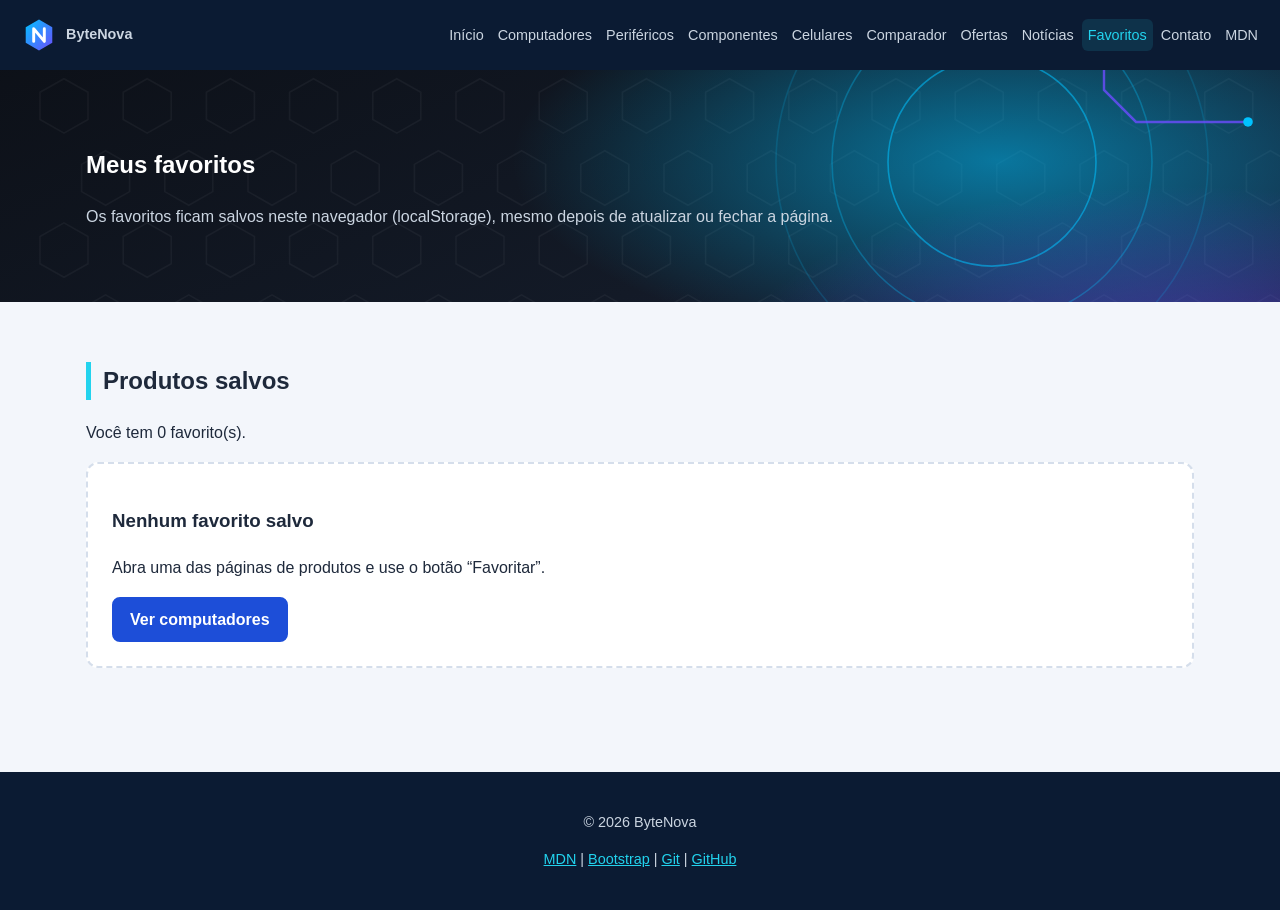
<file: favoritos.html>
<!DOCTYPE html>
<!--
  Arquivo: favoritos.html
  Projeto: ByteNova - Portal de Tecnologia
  Autores: Fellipe Augusto e Luiz Feliphe
  Finalidade: lista de favoritos (sem Bootstrap).
-->
<html lang="pt-BR">
<head>
    <meta charset="UTF-8">
    <meta name="viewport" content="width=device-width, initial-scale=1">
    <title>Favoritos | ByteNova</title>
    <link rel="icon" href="img/logo.svg" type="image/svg+xml">
    <link rel="stylesheet" href="css/style.css">
</head>
<body>
    <header>
        <nav class="menu container">
            <a class="marca" href="index.html"><img src="img/logo.svg" alt="" width="34" height="34"><span>ByteNova</span></a>
            <button class="menu-botao" id="botao-menu" type="button">Menu</button>
            <ul id="lista-menu">
                <li><a href="index.html">Início</a></li>
                <li><a href="computadores.html">Computadores</a></li>
                <li><a href="perifericos.html">Periféricos</a></li>
                <li><a href="componentes.html">Componentes</a></li>
                <li><a href="celulares.html">Celulares</a></li>
                <li><a href="comparador.html">Comparador</a></li>
                <li><a href="ofertas.html">Ofertas</a></li>
                <li><a href="noticias.html">Notícias</a></li>
                <li><a class="ativo" href="favoritos.html">Favoritos</a></li>
                <li><a href="contato.html">Contato</a></li>
                <li><a href="https://developer.mozilla.org/pt-BR/" target="_blank" rel="noopener">MDN</a></li>
            </ul>
        </nav>
    </header>
    <main>
    <section class="faixa">
        <div class="container">
            <h1>Meus favoritos</h1>
            <p>Os favoritos ficam salvos neste navegador (localStorage), mesmo depois de atualizar ou fechar a página.</p>
        </div>
    </section>
    <section class="secao">
        <div class="container">
            <h2>Produtos salvos</h2>
            <p id="resumo" role="status"></p>
            <div class="vazio" id="mensagem-vazia" hidden>
                <h3>Nenhum favorito salvo</h3>
                <p>Abra uma das páginas de produtos e use o botão &ldquo;Favoritar&rdquo;.</p>
                <a class="botao" href="computadores.html">Ver computadores</a>
            </div>
            <div class="grade" id="lista-favoritos"></div>
            <p><button class="botao" type="button" id="botao-limpar" hidden>Limpar lista</button></p>
        </div>
    </section>

    </section>
    </main>
    <footer id="rodape">
        <div class="container">
            <p>&copy; 2026 ByteNova</p>
            <p>
                <a href="https://developer.mozilla.org/pt-BR/" target="_blank" rel="noopener">MDN</a> |
                <a href="https://getbootstrap.com/docs/5.3/" target="_blank" rel="noopener">Bootstrap</a> |
                <a href="https://git-scm.com/doc" target="_blank" rel="noopener">Git</a> |
                <a href="https://docs.github.com/pt" target="_blank" rel="noopener">GitHub</a>
            </p>
        </div>
    </footer>
    <script src="js/produtos.js"></script>
    <script src="js/favoritos.js"></script>
    <script src="js/main.js"></script>
</body>
</html>
</file>
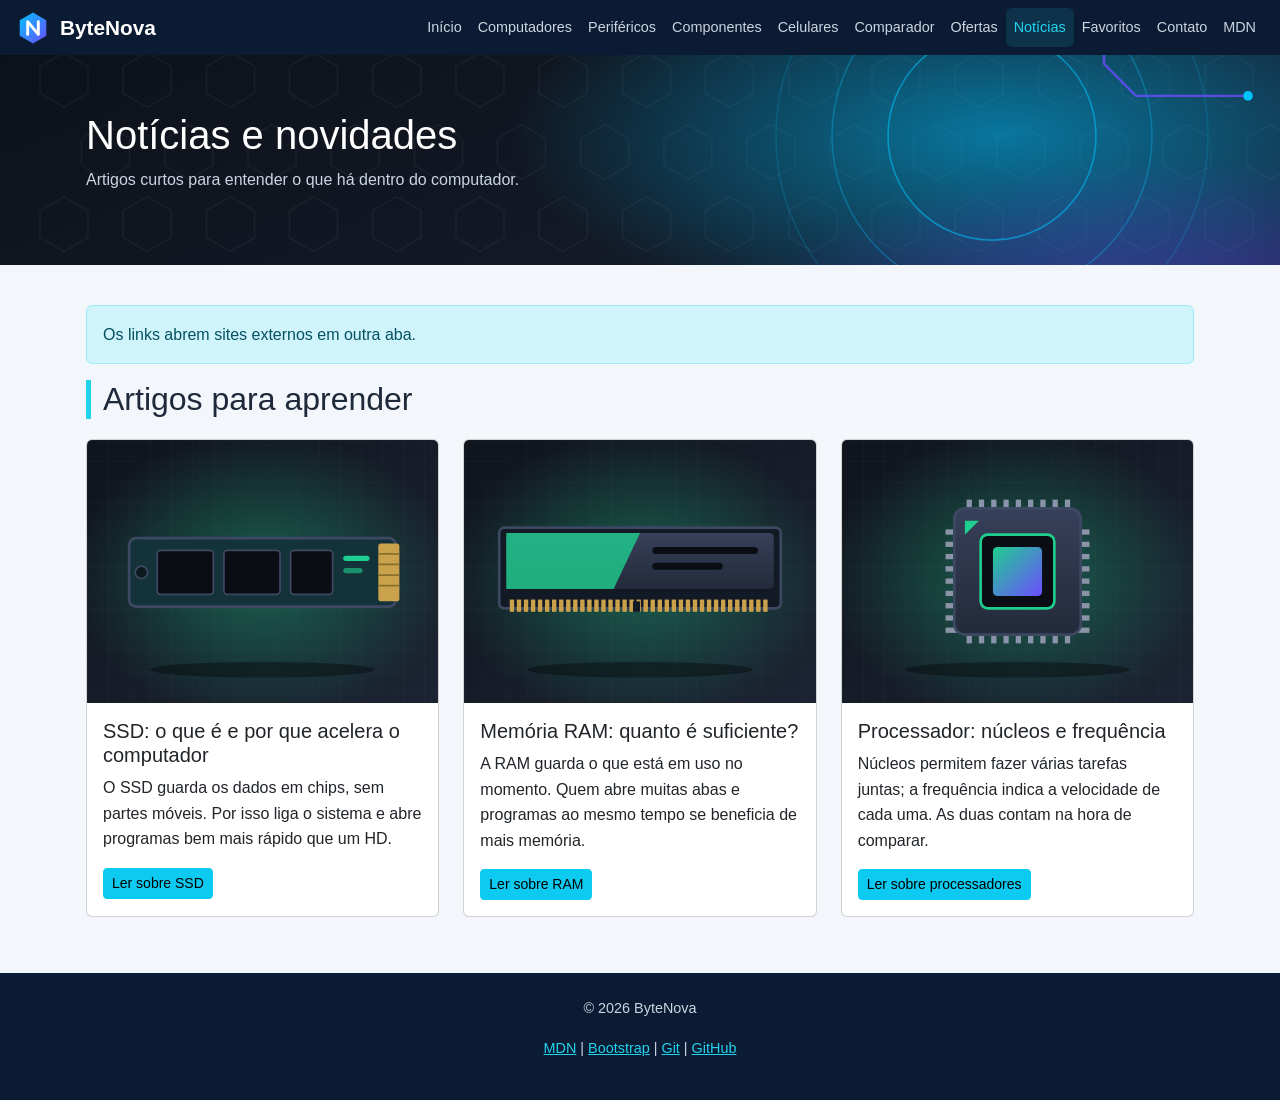
<file: noticias.html>
<!DOCTYPE html>
<!--
  Arquivo: noticias.html
  Projeto: ByteNova - Portal de Tecnologia
  Autores: Fellipe Augusto e Luiz Feliphe
  Finalidade: notícias e artigos.
-->
<html lang="pt-BR">
<head>
    <meta charset="UTF-8">
    <meta name="viewport" content="width=device-width, initial-scale=1">
    <title>Notícias | ByteNova</title>
    <link rel="icon" href="img/logo.svg" type="image/svg+xml">
    <link rel="stylesheet" href="vendor/bootstrap/css/bootstrap.min.css">
    <link rel="stylesheet" href="css/style.css">
</head>
<body>
    <header>
        <nav class="navbar navbar-expand-xl navbar-dark">
            <div class="container">
                <a class="marca" href="index.html"><img src="img/logo.svg" alt="" width="34" height="34"><span>ByteNova</span></a>
                <button class="navbar-toggler" type="button" data-bs-toggle="collapse" data-bs-target="#menu" aria-label="Abrir menu">
                    <span class="navbar-toggler-icon"></span>
                </button>
                <div class="collapse navbar-collapse" id="menu">
                    <ul class="navbar-nav ms-auto">
                    <li class="nav-item"><a class="nav-link" href="index.html">Início</a></li>
                    <li class="nav-item"><a class="nav-link" href="computadores.html">Computadores</a></li>
                    <li class="nav-item"><a class="nav-link" href="perifericos.html">Periféricos</a></li>
                    <li class="nav-item"><a class="nav-link" href="componentes.html">Componentes</a></li>
                    <li class="nav-item"><a class="nav-link" href="celulares.html">Celulares</a></li>
                    <li class="nav-item"><a class="nav-link" href="comparador.html">Comparador</a></li>
                    <li class="nav-item"><a class="nav-link" href="ofertas.html">Ofertas</a></li>
                    <li class="nav-item"><a class="nav-link active" href="noticias.html">Notícias</a></li>
                    <li class="nav-item"><a class="nav-link" href="favoritos.html">Favoritos</a></li>
                    <li class="nav-item"><a class="nav-link" href="contato.html">Contato</a></li>
                    <li class="nav-item"><a class="nav-link" href="https://developer.mozilla.org/pt-BR/" target="_blank" rel="noopener">MDN</a></li>
                    </ul>
                </div>
            </div>
        </nav>
    </header>
    <main>
    <section class="faixa">
        <div class="container">
            <h1>Notícias e novidades</h1>
            <p>Artigos curtos para entender o que há dentro do computador.</p>
        </div>
    </section>
    <section class="secao">
        <div class="container">
            <div class="alert alert-info" role="alert">
                Os links abrem sites externos em outra aba.
            </div>
            <h2>Artigos para aprender</h2>
            <div class="row row-cols-1 row-cols-md-3 g-4">
            <div class="col">
                <article class="card h-100">
                    <img class="card-img-top" src="img/ssd-rapid-1tb-nvme.svg" alt="SSD: o que é e por que acelera o computador">
                    <div class="card-body">
                        <h3 class="card-title h5">SSD: o que é e por que acelera o computador</h3>
                        <p class="card-text">O SSD guarda os dados em chips, sem partes móveis. Por isso liga o sistema e abre programas bem mais rápido que um HD.</p>
                        <a class="btn btn-sm btn-info" href="https://pt.wikipedia.org/wiki/Unidade_de_estado_s%C3%B3lido" target="_blank" rel="noopener">Ler sobre SSD</a>
                    </div>
                </article>
            </div>
            <div class="col">
                <article class="card h-100">
                    <img class="card-img-top" src="img/memoria-ram-flux-16gb.svg" alt="Memória RAM: quanto é suficiente?">
                    <div class="card-body">
                        <h3 class="card-title h5">Memória RAM: quanto é suficiente?</h3>
                        <p class="card-text">A RAM guarda o que está em uso no momento. Quem abre muitas abas e programas ao mesmo tempo se beneficia de mais memória.</p>
                        <a class="btn btn-sm btn-info" href="https://pt.wikipedia.org/wiki/Mem%C3%B3ria_de_acesso_aleat%C3%B3rio" target="_blank" rel="noopener">Ler sobre RAM</a>
                    </div>
                </article>
            </div>
            <div class="col">
                <article class="card h-100">
                    <img class="card-img-top" src="img/processador-quark-6c.svg" alt="Processador: núcleos e frequência">
                    <div class="card-body">
                        <h3 class="card-title h5">Processador: núcleos e frequência</h3>
                        <p class="card-text">Núcleos permitem fazer várias tarefas juntas; a frequência indica a velocidade de cada uma. As duas contam na hora de comparar.</p>
                        <a class="btn btn-sm btn-info" href="https://pt.wikipedia.org/wiki/Unidade_central_de_processamento" target="_blank" rel="noopener">Ler sobre processadores</a>
                    </div>
                </article>
            </div>
            </div>
        </div>
    </section>
    </main>
    <footer id="rodape">
        <div class="container">
            <p>&copy; 2026 ByteNova</p>
            <p>
                <a href="https://developer.mozilla.org/pt-BR/" target="_blank" rel="noopener">MDN</a> |
                <a href="https://getbootstrap.com/docs/5.3/" target="_blank" rel="noopener">Bootstrap</a> |
                <a href="https://git-scm.com/doc" target="_blank" rel="noopener">Git</a> |
                <a href="https://docs.github.com/pt" target="_blank" rel="noopener">GitHub</a>
            </p>
        </div>
    </footer>
    <script src="vendor/bootstrap/js/bootstrap.bundle.min.js"></script>
</body>
</html>
</file>
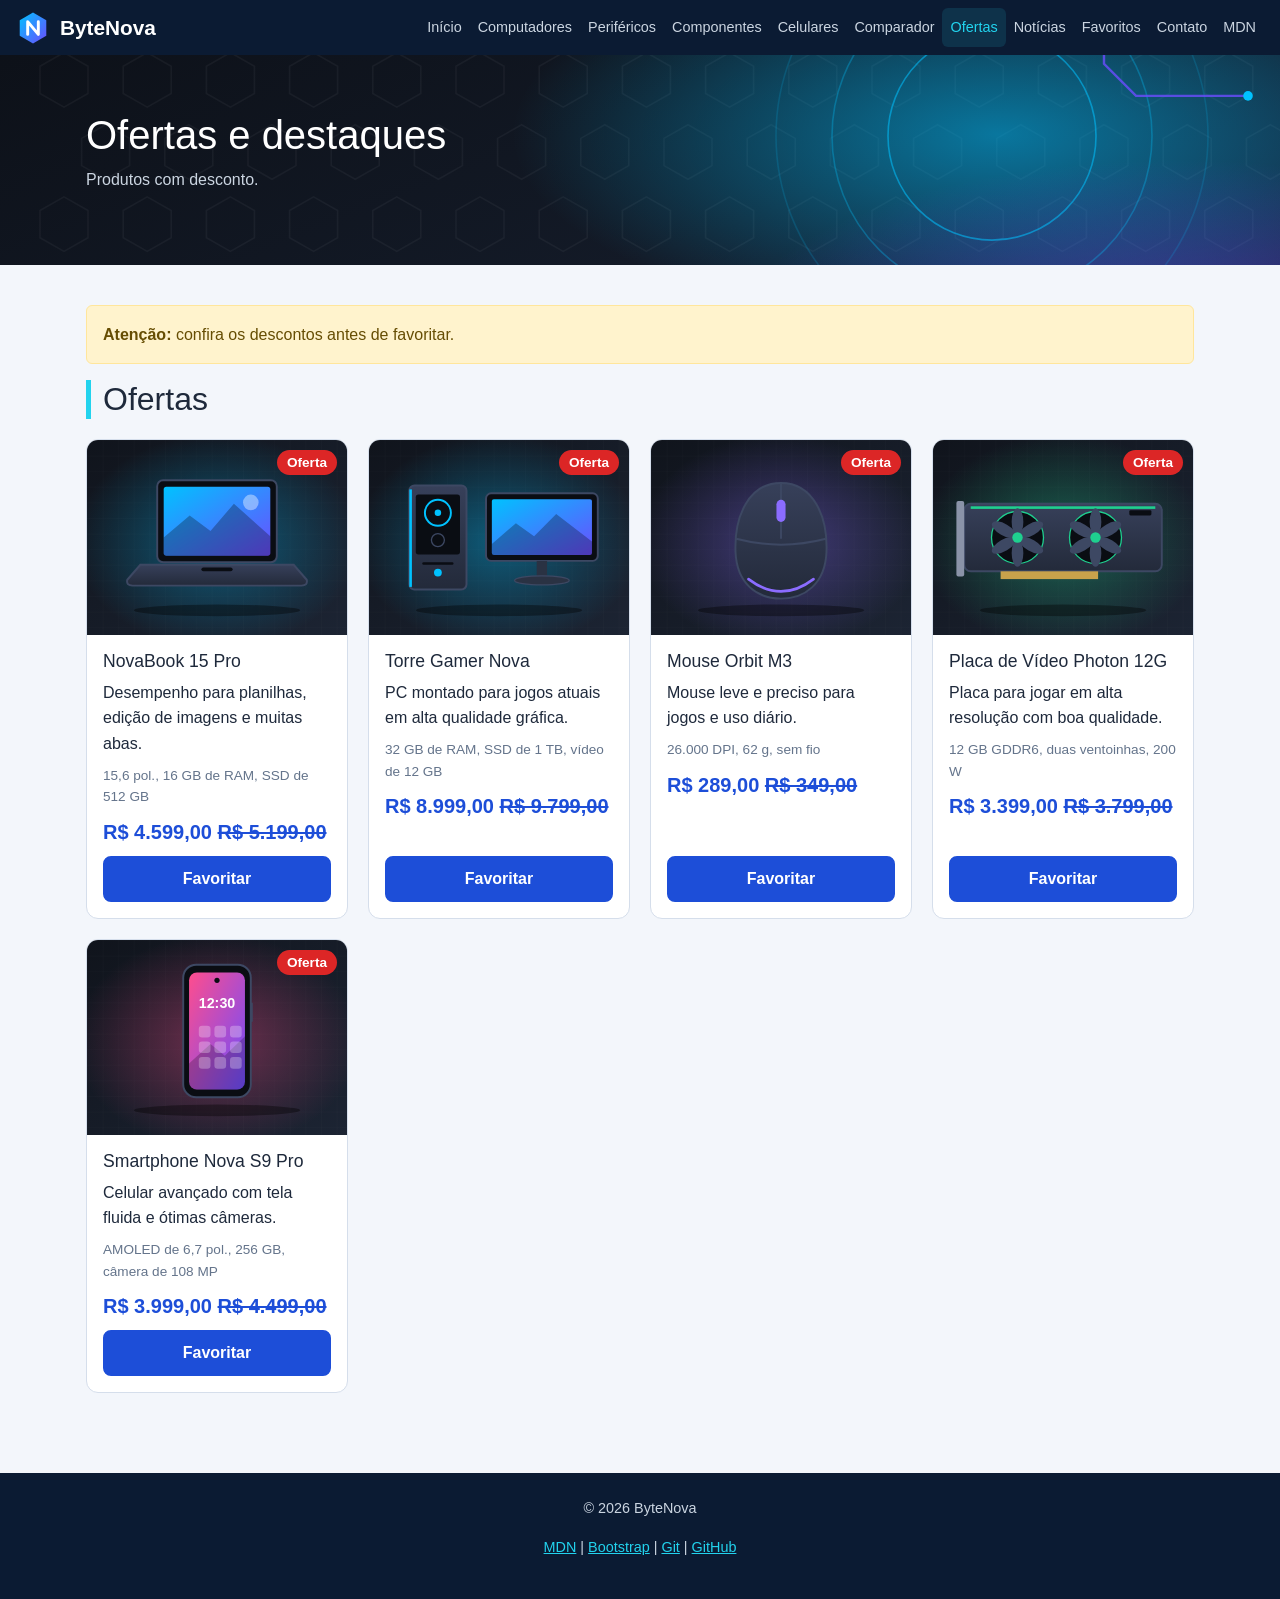
<file: ofertas.html>
<!DOCTYPE html>
<!--
  Arquivo: ofertas.html
  Projeto: ByteNova - Portal de Tecnologia
  Autores: Fellipe Augusto e Luiz Feliphe
  Finalidade: ofertas.
-->
<html lang="pt-BR">
<head>
    <meta charset="UTF-8">
    <meta name="viewport" content="width=device-width, initial-scale=1">
    <title>Ofertas | ByteNova</title>
    <link rel="icon" href="img/logo.svg" type="image/svg+xml">
    <link rel="stylesheet" href="vendor/bootstrap/css/bootstrap.min.css">
    <link rel="stylesheet" href="css/style.css">
</head>
<body>
    <header>
        <nav class="navbar navbar-expand-xl navbar-dark">
            <div class="container">
                <a class="marca" href="index.html"><img src="img/logo.svg" alt="" width="34" height="34"><span>ByteNova</span></a>
                <button class="navbar-toggler" type="button" data-bs-toggle="collapse" data-bs-target="#menu" aria-label="Abrir menu">
                    <span class="navbar-toggler-icon"></span>
                </button>
                <div class="collapse navbar-collapse" id="menu">
                    <ul class="navbar-nav ms-auto">
                    <li class="nav-item"><a class="nav-link" href="index.html">Início</a></li>
                    <li class="nav-item"><a class="nav-link" href="computadores.html">Computadores</a></li>
                    <li class="nav-item"><a class="nav-link" href="perifericos.html">Periféricos</a></li>
                    <li class="nav-item"><a class="nav-link" href="componentes.html">Componentes</a></li>
                    <li class="nav-item"><a class="nav-link" href="celulares.html">Celulares</a></li>
                    <li class="nav-item"><a class="nav-link" href="comparador.html">Comparador</a></li>
                    <li class="nav-item"><a class="nav-link active" href="ofertas.html">Ofertas</a></li>
                    <li class="nav-item"><a class="nav-link" href="noticias.html">Notícias</a></li>
                    <li class="nav-item"><a class="nav-link" href="favoritos.html">Favoritos</a></li>
                    <li class="nav-item"><a class="nav-link" href="contato.html">Contato</a></li>
                    <li class="nav-item"><a class="nav-link" href="https://developer.mozilla.org/pt-BR/" target="_blank" rel="noopener">MDN</a></li>
                    </ul>
                </div>
            </div>
        </nav>
    </header>
    <main>
    <section class="faixa">
        <div class="container">
            <h1>Ofertas e destaques</h1>
            <p>Produtos com desconto.</p>
        </div>
    </section>
    <section class="secao">
        <div class="container">
            <div class="alert alert-warning" role="alert">
                <strong>Atenção:</strong> confira os descontos antes de favoritar.
            </div>
            <h2>Ofertas</h2>
            <div class="grade" id="lista-ofertas"></div>
        </div>
    </section>
    </main>
    <footer id="rodape">
        <div class="container">
            <p>&copy; 2026 ByteNova</p>
            <p>
                <a href="https://developer.mozilla.org/pt-BR/" target="_blank" rel="noopener">MDN</a> |
                <a href="https://getbootstrap.com/docs/5.3/" target="_blank" rel="noopener">Bootstrap</a> |
                <a href="https://git-scm.com/doc" target="_blank" rel="noopener">Git</a> |
                <a href="https://docs.github.com/pt" target="_blank" rel="noopener">GitHub</a>
            </p>
        </div>
    </footer>
    <script src="vendor/bootstrap/js/bootstrap.bundle.min.js"></script>
    <script src="js/produtos.js"></script>
    <script src="js/favoritos.js"></script>
    <script src="js/main.js"></script>
</body>
</html>
</file>
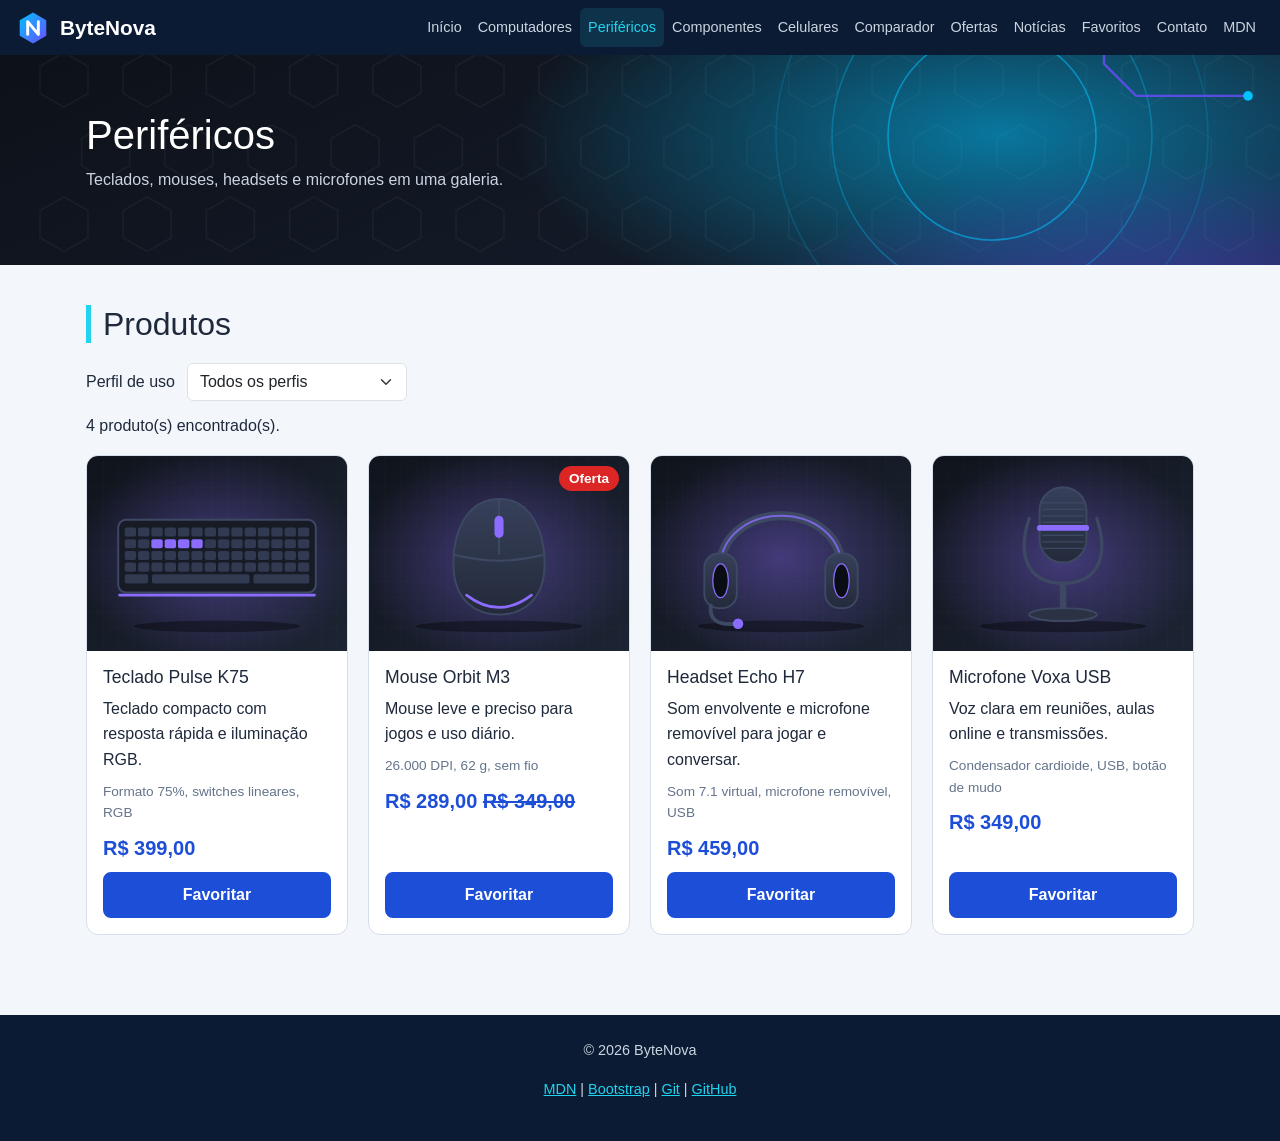
<file: perifericos.html>
<!DOCTYPE html>
<!--
  Arquivo: perifericos.html
  Projeto: ByteNova - Portal de Tecnologia
  Autores: Fellipe Augusto e Luiz Feliphe
  Finalidade: catálogo de periféricos.
-->
<html lang="pt-BR">
<head>
    <meta charset="UTF-8">
    <meta name="viewport" content="width=device-width, initial-scale=1">
    <title>Periféricos | ByteNova</title>
    <link rel="icon" href="img/logo.svg" type="image/svg+xml">
    <link rel="stylesheet" href="vendor/bootstrap/css/bootstrap.min.css">
    <link rel="stylesheet" href="css/style.css">
</head>
<body>
    <header>
        <nav class="navbar navbar-expand-xl navbar-dark">
            <div class="container">
                <a class="marca" href="index.html"><img src="img/logo.svg" alt="" width="34" height="34"><span>ByteNova</span></a>
                <button class="navbar-toggler" type="button" data-bs-toggle="collapse" data-bs-target="#menu" aria-label="Abrir menu">
                    <span class="navbar-toggler-icon"></span>
                </button>
                <div class="collapse navbar-collapse" id="menu">
                    <ul class="navbar-nav ms-auto">
                    <li class="nav-item"><a class="nav-link" href="index.html">Início</a></li>
                    <li class="nav-item"><a class="nav-link" href="computadores.html">Computadores</a></li>
                    <li class="nav-item"><a class="nav-link active" href="perifericos.html">Periféricos</a></li>
                    <li class="nav-item"><a class="nav-link" href="componentes.html">Componentes</a></li>
                    <li class="nav-item"><a class="nav-link" href="celulares.html">Celulares</a></li>
                    <li class="nav-item"><a class="nav-link" href="comparador.html">Comparador</a></li>
                    <li class="nav-item"><a class="nav-link" href="ofertas.html">Ofertas</a></li>
                    <li class="nav-item"><a class="nav-link" href="noticias.html">Notícias</a></li>
                    <li class="nav-item"><a class="nav-link" href="favoritos.html">Favoritos</a></li>
                    <li class="nav-item"><a class="nav-link" href="contato.html">Contato</a></li>
                    <li class="nav-item"><a class="nav-link" href="https://developer.mozilla.org/pt-BR/" target="_blank" rel="noopener">MDN</a></li>
                    </ul>
                </div>
            </div>
        </nav>
    </header>
    <main>
    <section class="faixa">
        <div class="container">
            <h1>Periféricos</h1>
            <p>Teclados, mouses, headsets e microfones em uma galeria.</p>
        </div>
    </section>
    <section class="secao">
        <div class="container">
            <h2>Produtos</h2>
            <div class="filtros">
                <label for="perfil">Perfil de uso</label>
                <select class="form-select" id="perfil">
                    <option value="todos">Todos os perfis</option>
                    <option value="estudos">Estudos</option>
                    <option value="trabalho">Trabalho</option>
                    <option value="jogos">Jogos</option>
                    <option value="casa">Casa</option>
                </select>
            </div>
            <p id="mensagem" role="status"></p>
            <div class="grade" id="lista-produtos" data-categoria="perifericos"></div>
        </div>
    </section>
    </main>
    <footer id="rodape">
        <div class="container">
            <p>&copy; 2026 ByteNova</p>
            <p>
                <a href="https://developer.mozilla.org/pt-BR/" target="_blank" rel="noopener">MDN</a> |
                <a href="https://getbootstrap.com/docs/5.3/" target="_blank" rel="noopener">Bootstrap</a> |
                <a href="https://git-scm.com/doc" target="_blank" rel="noopener">Git</a> |
                <a href="https://docs.github.com/pt" target="_blank" rel="noopener">GitHub</a>
            </p>
        </div>
    </footer>
    <script src="vendor/bootstrap/js/bootstrap.bundle.min.js"></script>
    <script src="js/produtos.js"></script>
    <script src="js/favoritos.js"></script>
    <script src="js/main.js"></script>
</body>
</html>
</file>
<file: css/style.css>
/*
  Arquivo: css/style.css
  Projeto: ByteNova - Portal de Tecnologia
  Autores: Fellipe Augusto e Luiz Feliphe
  Finalidade: estilos do site.
*/

:root {
    --escuro: #0b1b33;
    --azul: #1d4ed8;
    --ciano: #22d3ee;
    --fundo: #f3f6fb;
    --texto: #1e293b;
    --borda: #d5deeb;
}

* {
    box-sizing: border-box;
}

body {
    margin: 0;
    font-family: "Segoe UI", Arial, sans-serif;
    line-height: 1.6;
    color: var(--texto);
    background: var(--fundo);
}

a {
    color: var(--azul);
}

img {
    max-width: 100%;
}

.container {
    width: 100%;
    max-width: 1140px;
    margin: 0 auto;
    padding: 0 16px;
}

header {
    background: var(--escuro);
}

.navbar .nav-link,
.menu a {
    color: #cbd5e1;
    text-decoration: none;
    font-size: 0.9rem;
    padding: 8px 6px;
    border-radius: 6px;
    white-space: nowrap;
}

.navbar > .container,
.menu {
    max-width: 1320px;
}

.navbar .nav-link:hover,
.navbar .nav-link.active,
.menu a:hover,
.menu a.ativo {
    color: var(--ciano);
    background: rgba(34, 211, 238, 0.12);
}

.marca {
    display: flex;
    flex-shrink: 0;
    align-items: center;
    gap: 10px;
    margin-right: 24px;
    white-space: nowrap;
    color: #fff;
    font-weight: 700;
    font-size: 1.3rem;
    text-decoration: none;
}

.menu {
    display: flex;
    align-items: center;
    justify-content: space-between;
    padding-top: 10px;
    padding-bottom: 10px;
}

.menu ul {
    display: flex;
    gap: 2px;
    margin: 0;
    padding: 0;
    list-style: none;
}

.menu-botao {
    display: none;
    background: transparent;
    color: #fff;
    border: 1px solid #64748b;
    border-radius: 6px;
    padding: 6px 14px;
}

.faixa {
    background: var(--escuro) url("../img/banner.svg") center / cover;
    color: #fff;
    padding: 56px 0;
}

.faixa p {
    color: #cbd5e1;
}

.destaque {
    color: var(--ciano);
}

#banner {
    padding: 80px 0;
}

#banner h1 {
    font-size: 2.6rem;
}

.secao {
    padding: 40px 0 8px;
}

.secao h2 {
    border-left: 5px solid var(--ciano);
    padding-left: 12px;
    margin-bottom: 20px;
}

.grade {
    display: grid;
    grid-template-columns: repeat(auto-fill, minmax(240px, 1fr));
    gap: 20px;
    margin-bottom: 24px;
}

.duas-colunas {
    display: flex;
    flex-wrap: wrap;
    gap: 24px;
    align-items: center;
    margin-bottom: 24px;
}

.duas-colunas video {
    flex: 1 1 340px;
    min-width: 0;
    max-width: 560px;
    border-radius: 12px;
    background: #000;
}

audio {
    width: 100%;
}

.cartao {
    position: relative;
    display: flex;
    flex-direction: column;
    background: #fff;
    border: 1px solid var(--borda);
    border-radius: 12px;
    overflow: hidden;
    text-decoration: none;
    color: inherit;
    transition: transform 0.2s, box-shadow 0.2s;
}

.cartao:hover {
    transform: translateY(-4px);
    box-shadow: 0 10px 24px rgba(11, 27, 51, 0.15);
}

.cartao > img {
    width: 100%;
    aspect-ratio: 4 / 3;
    object-fit: cover;
    background: #e8eef7;
}

.cartao-corpo {
    display: flex;
    flex-direction: column;
    flex: 1;
    padding: 16px;
}

.cartao-corpo h3 {
    font-size: 1.1rem;
    margin: 0 0 8px;
}

.cartao-corpo p {
    margin: 0 0 8px;
}

.cartao-corpo .botao,
.cartao-corpo a {
    margin-top: auto;
}

.spec {
    font-size: 0.85rem;
    color: #64748b;
}

.preco {
    font-size: 1.25rem;
    font-weight: 700;
    color: var(--azul);
}

.selo {
    position: absolute;
    top: 10px;
    right: 10px;
    background: #dc2626;
    color: #fff;
    font-weight: 700;
    font-size: 0.85rem;
    padding: 2px 10px;
    border-radius: 20px;
}

.botao {
    display: inline-block;
    background: var(--azul);
    color: #fff;
    border: 2px solid var(--azul);
    border-radius: 8px;
    padding: 8px 16px;
    font-weight: 600;
    text-decoration: none;
    cursor: pointer;
}

.botao:hover {
    background: var(--escuro);
    border-color: var(--escuro);
}

.filtros {
    display: flex;
    flex-wrap: wrap;
    align-items: center;
    gap: 12px;
    margin-bottom: 12px;
}

.filtros select {
    width: auto;
    min-width: 220px;
}

input:focus,
select:focus,
textarea:focus,
button:focus-visible {
    outline: 3px solid var(--ciano);
    outline-offset: 1px;
}

input:hover,
select:hover,
textarea:hover {
    border-color: var(--azul);
}

input:invalid:not(:placeholder-shown),
textarea:invalid:not(:placeholder-shown) {
    border-color: #dc2626;
    background: #fef2f2;
}

.tabela-caixa {
    overflow-x: auto;
    margin-bottom: 24px;
}

table {
    width: 100%;
    min-width: 720px;
    border-collapse: collapse;
    background: #fff;
}

caption {
    caption-side: top;
    padding: 8px 0;
    color: #64748b;
}

th,
td {
    padding: 10px 12px;
    border: 1px solid var(--borda);
    text-align: left;
}

thead th {
    background: var(--escuro);
    color: #fff;
}

tbody tr:nth-child(even) {
    background: #f1f5fb;
}

tbody tr:hover {
    background: #e0f2fe;
}

.vazio {
    background: #fff;
    border: 2px dashed var(--borda);
    border-radius: 12px;
    padding: 24px;
    margin-bottom: 24px;
}

[hidden] {
    display: none;
}

#rodape {
    background: var(--escuro);
    color: #cbd5e1;
    text-align: center;
    margin-top: 48px;
    padding: 24px 0;
    font-size: 0.9rem;
}

#rodape a {
    color: var(--ciano);
}

@media (max-width: 1199px) {
    .menu {
        flex-wrap: wrap;
    }

    .menu-botao {
        display: block;
    }

    .menu ul {
        display: none;
        flex-direction: column;
        width: 100%;
        margin-top: 10px;
    }

    .menu ul.aberto {
        display: flex;
    }
}

@media (max-width: 768px) {
    .faixa {
        padding: 36px 0;
    }

    #banner h1 {
        font-size: 2rem;
    }
}
</file>
